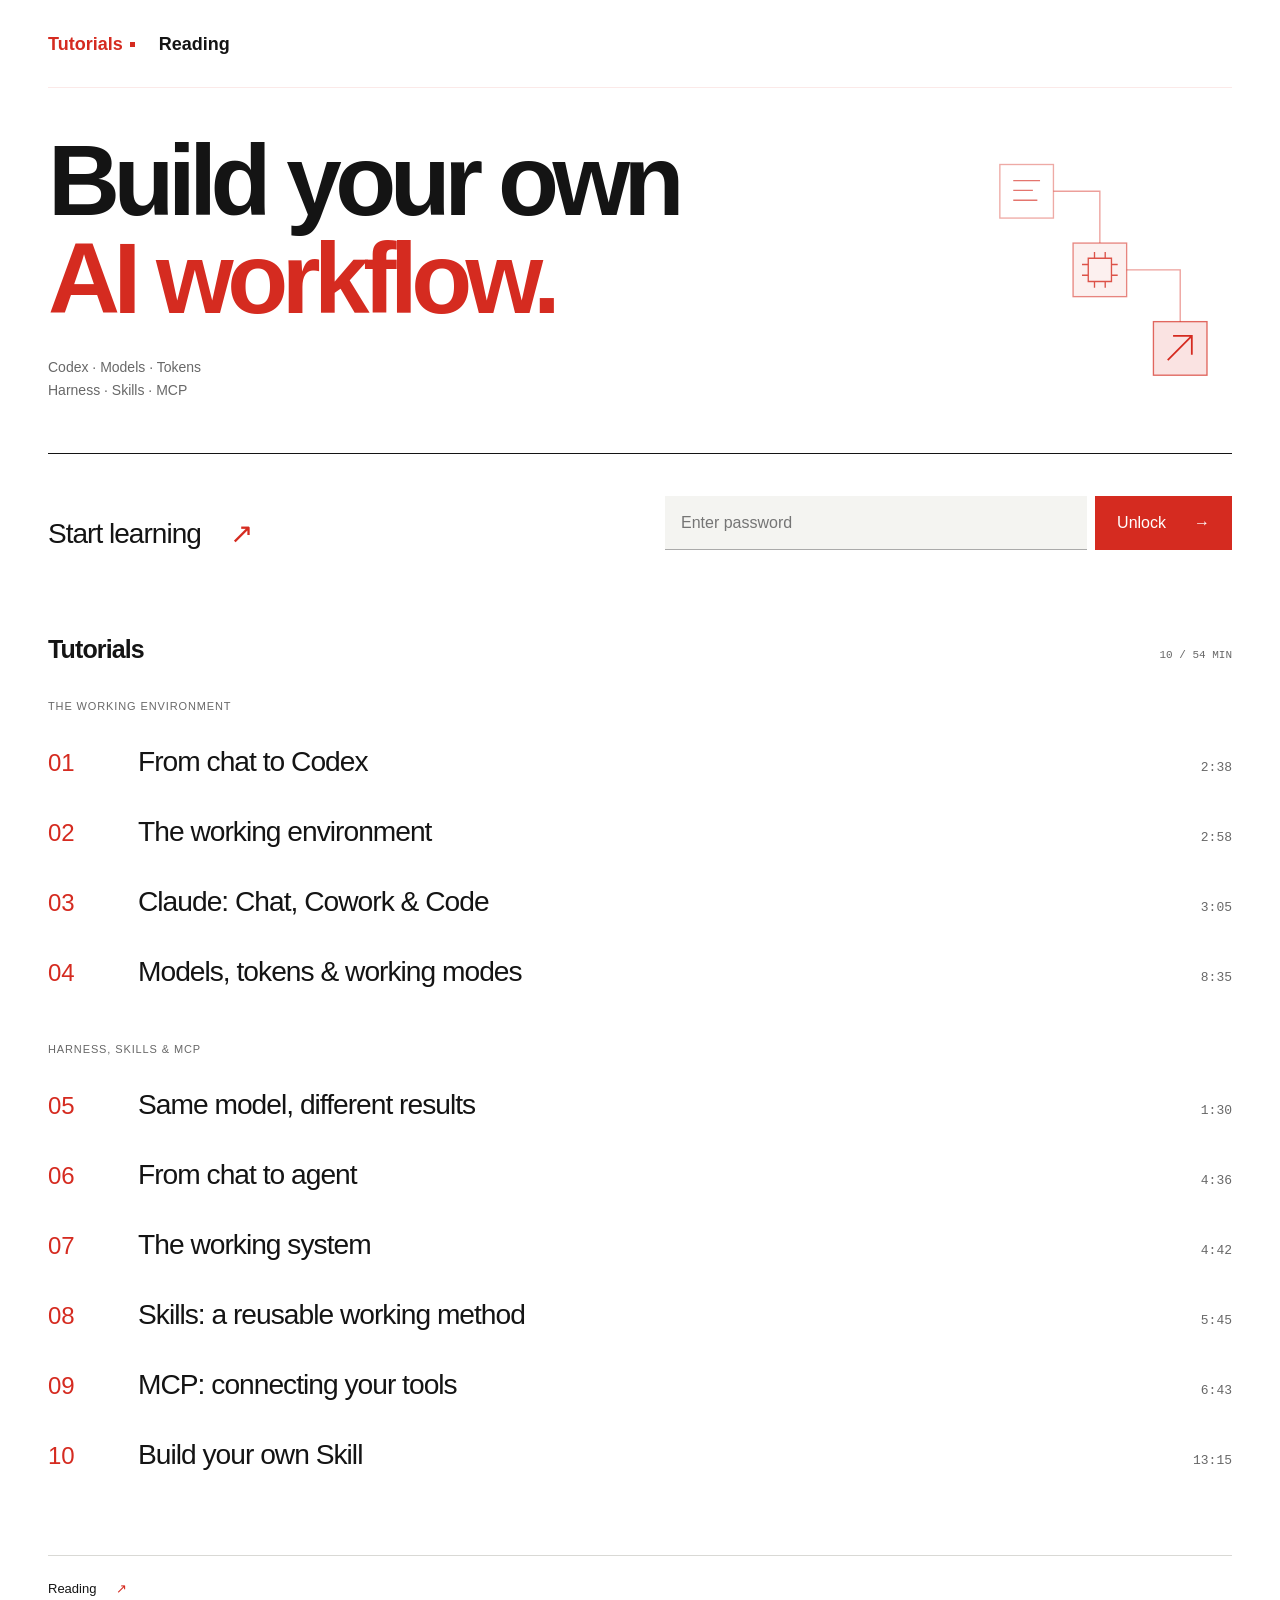
<file: index.html>
<!doctype html>
<html lang="en">
<head>
<meta charset="utf-8"><meta name="viewport" content="width=device-width, initial-scale=1">
<title>Build your own AI workflow — Tutorials</title>
<meta name="description" content="Learn Codex, models, tokens, harnesses, Skills and MCP. Build a custom Skill of your own.">
<meta name="referrer" content="no-referrer">
<link rel="icon" href="data:image/svg+xml,%3Csvg xmlns='http://www.w3.org/2000/svg' viewBox='0 0 32 32'%3E%3Cpath d='M7 3 28 16 7 29Z' fill='%23d52b20'/%3E%3C/svg%3E">
<link rel="stylesheet" href="style.css?v=6"><script type="module" src="app.js?v=3"></script>
</head>
<body data-page="tutorials">
<a class="skip-link" href="#main">Skip to tutorials</a>
<div class="shell">
<header class="topbar"><nav aria-label="Pages"><a href="./" aria-current="page">Tutorials</a><a href="reading.html">Reading</a></nav></header>
<main id="main">
<div class="hero">
<div class="hero-copy"><h1>Build your own<br><span class="red">AI workflow.</span></h1><p class="topic-key">Codex · Models · Tokens<br>Harness · Skills · MCP</p></div>
<svg class="hero-mark" viewBox="0 0 280 260" fill="none" aria-hidden="true" focusable="false">
<path class="workflow-path" d="M80 44H132V102M162 132H222V190" stroke="currentColor" stroke-opacity=".45" stroke-width="1.5"/>
<rect x="20" y="14" width="60" height="60" stroke="currentColor" stroke-opacity=".4" stroke-width="1.5"/>
<path d="M35 32H65M35 43H57M35 54H62" stroke="currentColor" stroke-opacity=".65" stroke-width="1.5"/>
<rect x="102" y="102" width="60" height="60" fill="currentColor" fill-opacity=".07" stroke="currentColor" stroke-opacity=".55" stroke-width="1.5"/>
<path d="M119 119H145V145H119Z M126 112V119M138 112V119M126 145V152M138 145V152M112 126H119M112 138H119M145 126H152M145 138H152" stroke="currentColor" stroke-opacity=".8" stroke-width="1.5"/>
<rect x="192" y="190" width="60" height="60" fill="currentColor" fill-opacity=".13" stroke="currentColor" stroke-opacity=".7" stroke-width="1.5"/>
<path d="M208 233L235 206M214 206H235V227" stroke="currentColor" stroke-width="2"/>
</svg>
</div>
<section class="access-panel" id="access-panel" aria-labelledby="access-title">
<h2 id="access-title">Start learning <span class="red">↗</span></h2>
<form id="access-form"><label class="sr-only" for="password">Password</label><div class="input-row"><input id="password" name="password" type="password" placeholder="Enter password" autocomplete="current-password" required><button class="primary" type="submit">Unlock <span aria-hidden="true">→</span></button></div><p id="access-status" role="status" aria-live="polite"></p></form>
</section>
<section id="player-section" class="watch-layout" hidden aria-label="Tutorial player and collection">
<aside class="playlist" aria-label="Choose a tutorial"><div class="playlist-heading"><h2>Tutorials</h2><span>10 / 54 MIN</span></div><div id="playlist"></div><button id="lock-button" class="text-button lock-button">Lock access</button></aside>
<div class="watch-main">
<div class="playing-title"><span id="playing-number" class="large-number"></span><h2 id="playing-title"></h2></div>
<div class="player-wrap" id="player-wrap">
<video id="player" controls controlslist="nodownload noremoteplayback" disablepictureinpicture playsinline preload="metadata" tabindex="0" aria-label="Tutorial video; press Space to play or pause"></video>
<button id="play-overlay" class="play-overlay" aria-label="Play tutorial" hidden><svg viewBox="0 0 24 24" aria-hidden="true"><path d="M7 3 22 12 7 21Z" fill="currentColor"/></svg></button>
<div id="player-controls" class="player-controls" hidden>
<div class="seek-wrap"><input id="seek" type="range" min="0" max="100" step="0.1" value="0" aria-label="Playback position"><div id="seek-marks" class="seek-marks" aria-hidden="true"></div></div>
<div class="control-row">
<button id="play-toggle" class="icon-button" aria-label="Play"><svg viewBox="0 0 24 24" aria-hidden="true"><path class="play-icon" d="M7 3 22 12 7 21Z" fill="currentColor"/><path class="pause-icon" d="M6 3h4v18H6zM15 3h4v18h-4z" fill="currentColor"/></svg></button>
<output id="play-time" class="play-time" aria-label="Playback time">0:00 / 0:00</output>
<span class="control-spacer"></span>
<button id="mute-toggle" class="icon-button" aria-label="Mute" aria-pressed="false"><svg viewBox="0 0 24 24" aria-hidden="true"><path d="M3 9h4l5-5v16l-5-5H3Z" fill="currentColor"/><path class="sound-waves" d="M16 7q6 5 0 10M19 4q9 8 0 16" fill="none" stroke="currentColor" stroke-width="1.5"/><path class="muted-cross" d="m16 9 6 6m0-6-6 6" stroke="currentColor" stroke-width="1.5"/></svg></button>
<label class="sr-only" for="playback-speed">Playback speed</label><select id="playback-speed"><option value="1">1×</option><option value="1.25">1.25×</option><option value="1.5">1.5×</option><option value="2">2×</option></select>
<button id="fullscreen-toggle" class="icon-button" aria-label="Enter fullscreen"><svg viewBox="0 0 24 24" aria-hidden="true"><path d="M9 3H3v6m12-6h6v6M3 15v6h6m6 0h6v-6" fill="none" stroke="currentColor" stroke-width="1.7"/></svg></button>
</div></div></div>
<p id="player-error" class="error" role="alert" hidden>Playback could not load. Reopen the tutorial or unlock again.</p>
<section id="chapters-section" class="chapters-section" hidden aria-labelledby="chapters-title"><h3 id="chapters-title">In this tutorial</h3><div id="chapter-list" class="chapter-list"></div></section>
<a id="skill-guide" class="skill-guide" href="guides/build-a-museum-design-skill.pdf" target="_blank" rel="noopener" hidden>
<div><h3>Build your museum research Skill</h3><p>Two prompts. Step by step. <span>PDF · 2 pages</span></p></div>
<span class="skill-guide-action">Open guide <svg viewBox="0 0 24 24" fill="none" aria-hidden="true"><path d="M5 19 19 5M5 5h14v14" stroke="currentColor" stroke-width="1.5"/></svg></span><span class="sr-only">Opens in a new tab</span>
</a>
<div class="player-actions"><a id="reading-link" href="reading.html">Reading <span aria-hidden="true">↗</span></a><button id="next-button" class="text-button">Next tutorial <span aria-hidden="true">→</span></button></div>
</div>
</section>
<section class="film-index" id="film-index" aria-labelledby="index-title"><div class="index-heading"><h2 id="index-title">Tutorials</h2><span>10 / 54 MIN</span></div><div id="index-list"></div></section>
<noscript><p>Please enable JavaScript to watch the tutorials. Reading is available without it.</p></noscript>
</main>
<footer><a href="reading.html">Reading <span aria-hidden="true">↗</span></a></footer>
</div></body></html>
</file>
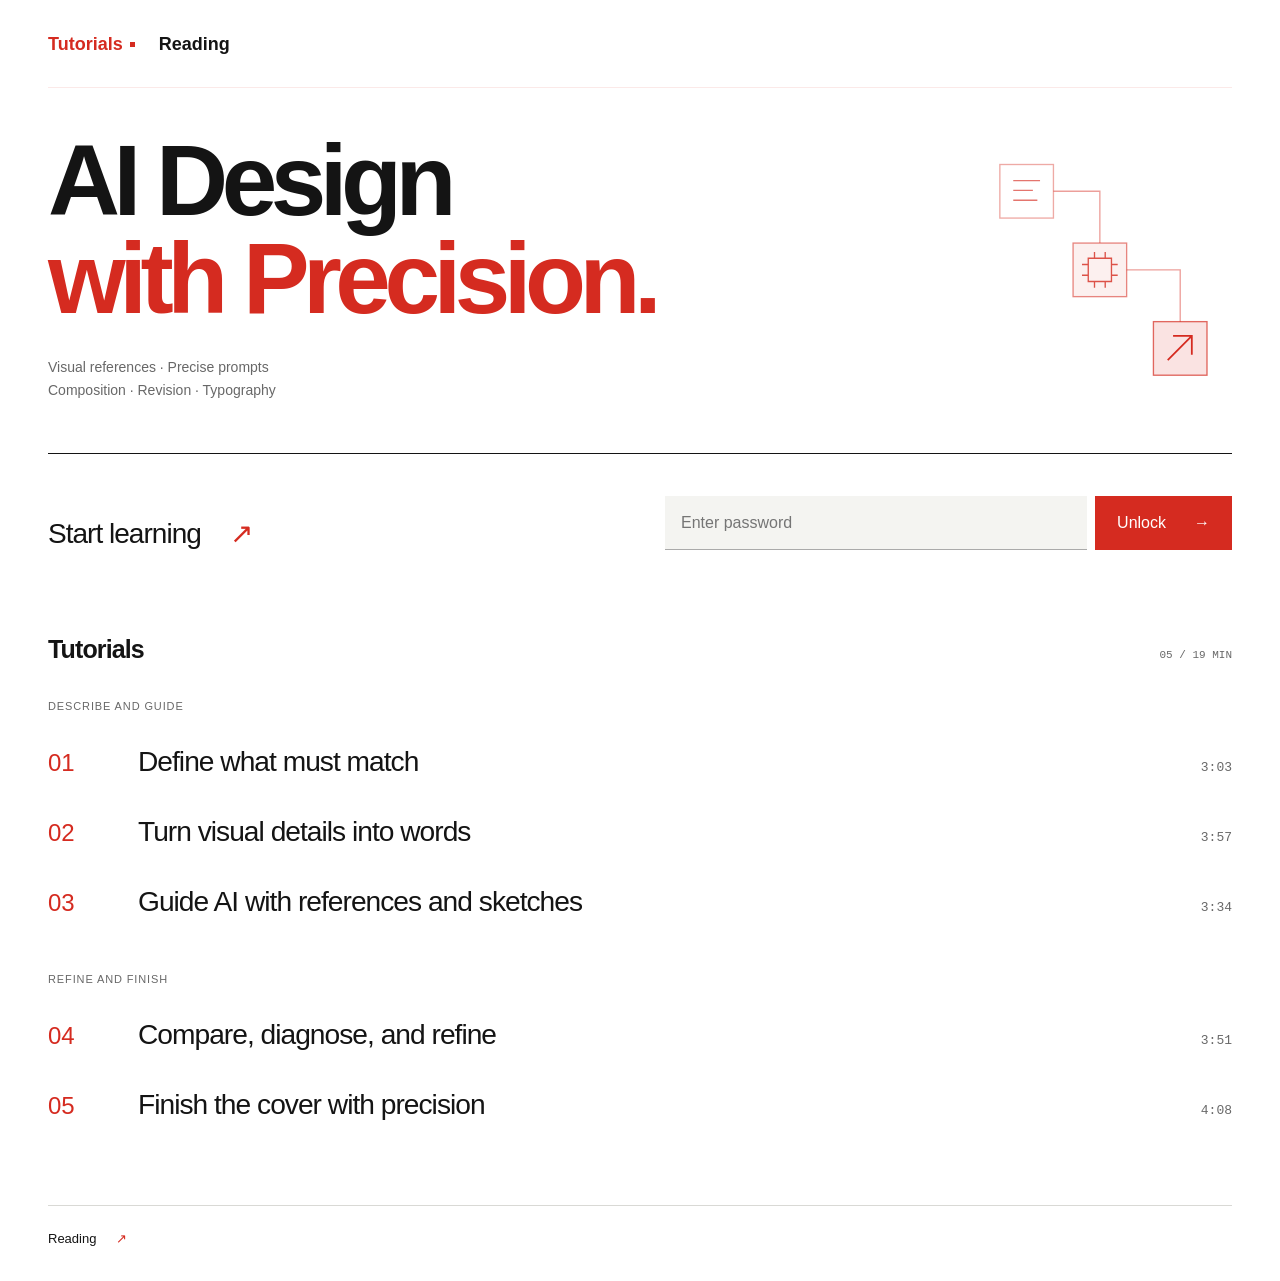
<file: aesthetic-design/index.html>
<!doctype html><html lang="en"><head><meta charset="utf-8"><title>AI Design with Precision</title><meta name="viewport" content="width=device-width, initial-scale=1"><script>location.replace('../ai-design-with-precision/'+location.search+location.hash);</script></head><body><a href="../ai-design-with-precision/">Continue to AI Design with Precision</a></body></html>
</file>
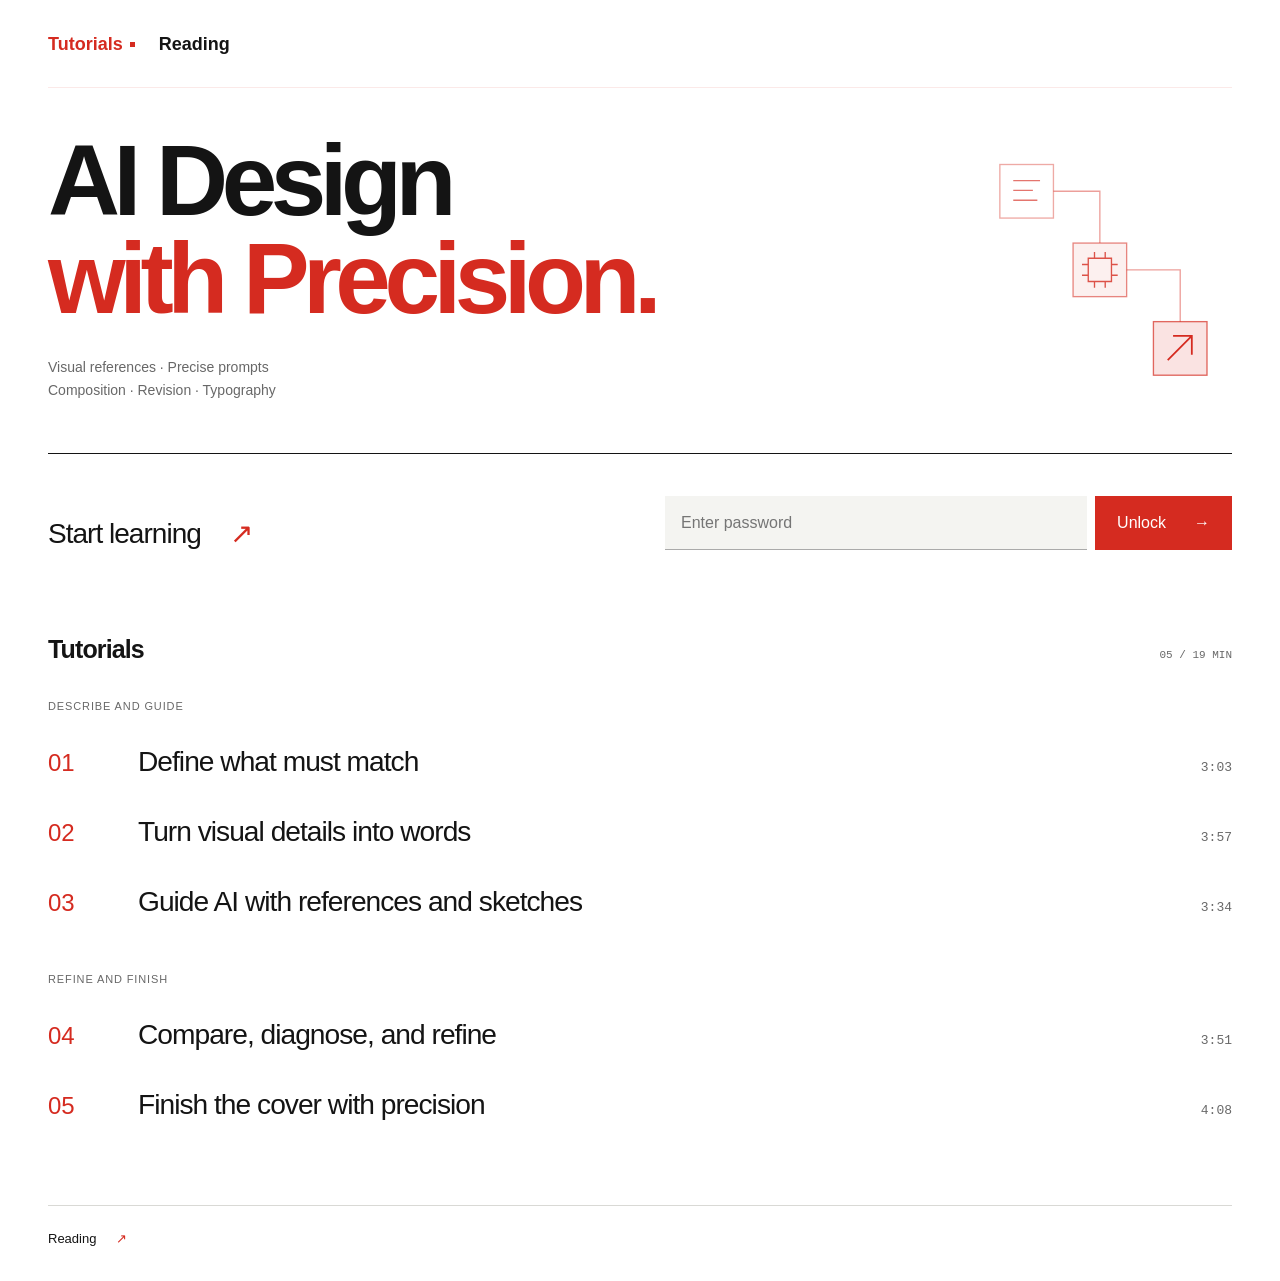
<file: ai-design-with-precision/index.html>
<!doctype html>
<html lang="en">
<head>
<meta charset="utf-8"><meta name="viewport" content="width=device-width, initial-scale=1">
<title>AI Design with Precision — Tutorials</title>
<meta name="description" content="Describe visual references precisely through a five-part album cover design lesson.">
<meta name="referrer" content="no-referrer">
<link rel="icon" href="data:image/svg+xml,%3Csvg xmlns='http://www.w3.org/2000/svg' viewBox='0 0 32 32'%3E%3Cpath d='M7 3 28 16 7 29Z' fill='%23d52b20'/%3E%3C/svg%3E">
<link rel="stylesheet" href="../aesthetic-design/style.css?v=encrypted-1"><script type="module" src="../aesthetic-design/app.js?v=encrypted-1"></script>
</head>
<body data-page="tutorials">
<a class="skip-link" href="#main">Skip to tutorials</a>
<div class="shell">
<header class="topbar"><nav aria-label="Pages"><a href="./" aria-current="page">Tutorials</a><a href="reading.html">Reading</a></nav></header>
<main id="main">
<div class="hero">
<div class="hero-copy"><h1>AI Design<br><span class="red">with Precision.</span></h1><p class="topic-key">Visual references · Precise prompts<br>Composition · Revision · Typography</p></div>
<svg class="hero-mark" viewBox="0 0 280 260" fill="none" aria-hidden="true" focusable="false">
<path class="workflow-path" d="M80 44H132V102M162 132H222V190" stroke="currentColor" stroke-opacity=".45" stroke-width="1.5"/>
<rect x="20" y="14" width="60" height="60" stroke="currentColor" stroke-opacity=".4" stroke-width="1.5"/>
<path d="M35 32H65M35 43H57M35 54H62" stroke="currentColor" stroke-opacity=".65" stroke-width="1.5"/>
<rect x="102" y="102" width="60" height="60" fill="currentColor" fill-opacity=".07" stroke="currentColor" stroke-opacity=".55" stroke-width="1.5"/>
<path d="M119 119H145V145H119Z M126 112V119M138 112V119M126 145V152M138 145V152M112 126H119M112 138H119M145 126H152M145 138H152" stroke="currentColor" stroke-opacity=".8" stroke-width="1.5"/>
<rect x="192" y="190" width="60" height="60" fill="currentColor" fill-opacity=".13" stroke="currentColor" stroke-opacity=".7" stroke-width="1.5"/>
<path d="M208 233L235 206M214 206H235V227" stroke="currentColor" stroke-width="2"/>
</svg>
</div>
<section class="access-panel" id="access-panel" aria-labelledby="access-title">
<h2 id="access-title">Start learning <span class="red">↗</span></h2>
<form id="access-form"><label class="sr-only" for="password">Password</label><div class="input-row"><input id="password" name="password" type="password" placeholder="Enter password" autocomplete="current-password" required><button class="primary" type="submit">Unlock <span aria-hidden="true">→</span></button></div><p id="access-status" role="status" aria-live="polite"></p></form>
</section>
<section id="player-section" class="watch-layout" hidden aria-label="Tutorial player and collection">
<aside class="playlist" aria-label="Choose a tutorial"><div class="playlist-heading"><h2>Tutorials</h2><span>05 / 19 MIN</span></div><div id="playlist"></div><button id="lock-button" class="text-button lock-button">Lock access</button></aside>
<div class="watch-main">
<div class="playing-title"><span id="playing-number" class="large-number"></span><h2 id="playing-title"></h2></div>
<div class="player-wrap" id="player-wrap">
<video id="player" controls controlslist="nodownload noremoteplayback" disablepictureinpicture playsinline preload="metadata" tabindex="0" aria-label="Tutorial video; press Space to play or pause"></video>
<button id="play-overlay" class="play-overlay" aria-label="Play tutorial" hidden><svg viewBox="0 0 24 24" aria-hidden="true"><path d="M7 3 22 12 7 21Z" fill="currentColor"/></svg></button>
<div id="player-controls" class="player-controls" hidden>
<div class="seek-wrap"><input id="seek" type="range" min="0" max="100" step="0.1" value="0" aria-label="Playback position"><div id="seek-marks" class="seek-marks" aria-hidden="true"></div></div>
<div class="control-row">
<button id="play-toggle" class="icon-button" aria-label="Play"><svg viewBox="0 0 24 24" aria-hidden="true"><path class="play-icon" d="M7 3 22 12 7 21Z" fill="currentColor"/><path class="pause-icon" d="M6 3h4v18H6zM15 3h4v18h-4z" fill="currentColor"/></svg></button>
<output id="play-time" class="play-time" aria-label="Playback time">0:00 / 0:00</output>
<span class="control-spacer"></span>
<button id="mute-toggle" class="icon-button" aria-label="Mute" aria-pressed="false"><svg viewBox="0 0 24 24" aria-hidden="true"><path d="M3 9h4l5-5v16l-5-5H3Z" fill="currentColor"/><path class="sound-waves" d="M16 7q6 5 0 10M19 4q9 8 0 16" fill="none" stroke="currentColor" stroke-width="1.5"/><path class="muted-cross" d="m16 9 6 6m0-6-6 6" stroke="currentColor" stroke-width="1.5"/></svg></button>
<label class="sr-only" for="playback-speed">Playback speed</label><select id="playback-speed"><option value="1">1×</option><option value="1.25">1.25×</option><option value="1.5">1.5×</option><option value="2">2×</option></select>
<button id="fullscreen-toggle" class="icon-button" aria-label="Enter fullscreen"><svg viewBox="0 0 24 24" aria-hidden="true"><path d="M9 3H3v6m12-6h6v6M3 15v6h6m6 0h6v-6" fill="none" stroke="currentColor" stroke-width="1.7"/></svg></button>
</div></div></div>
<p id="player-status" role="status" aria-live="polite"></p>
<p id="player-error" class="error" role="alert" hidden>Playback could not load. Reopen the tutorial or unlock again.</p>
<section id="chapters-section" class="chapters-section" hidden aria-labelledby="chapters-title"><h3 id="chapters-title">In this tutorial</h3><div id="chapter-list" class="chapter-list"></div></section>
<section id="attachments-section" aria-label="Tutorial attachments"><div id="attachments"></div></section>
<div class="player-actions"><a id="reading-link" href="reading.html">Reading <span aria-hidden="true">↗</span></a><button id="next-button" class="text-button">Next tutorial <span aria-hidden="true">→</span></button></div>
</div>
</section>
<section class="film-index" id="film-index" aria-labelledby="index-title"><div class="index-heading"><h2 id="index-title">Tutorials</h2><span>05 / 19 MIN</span></div><div id="index-list"></div></section>
<noscript><p>Please enable JavaScript to watch the tutorials. Reading is available without it.</p></noscript>
</main>
<footer><a href="reading.html">Reading <span aria-hidden="true">↗</span></a></footer>
</div></body></html>
</file>
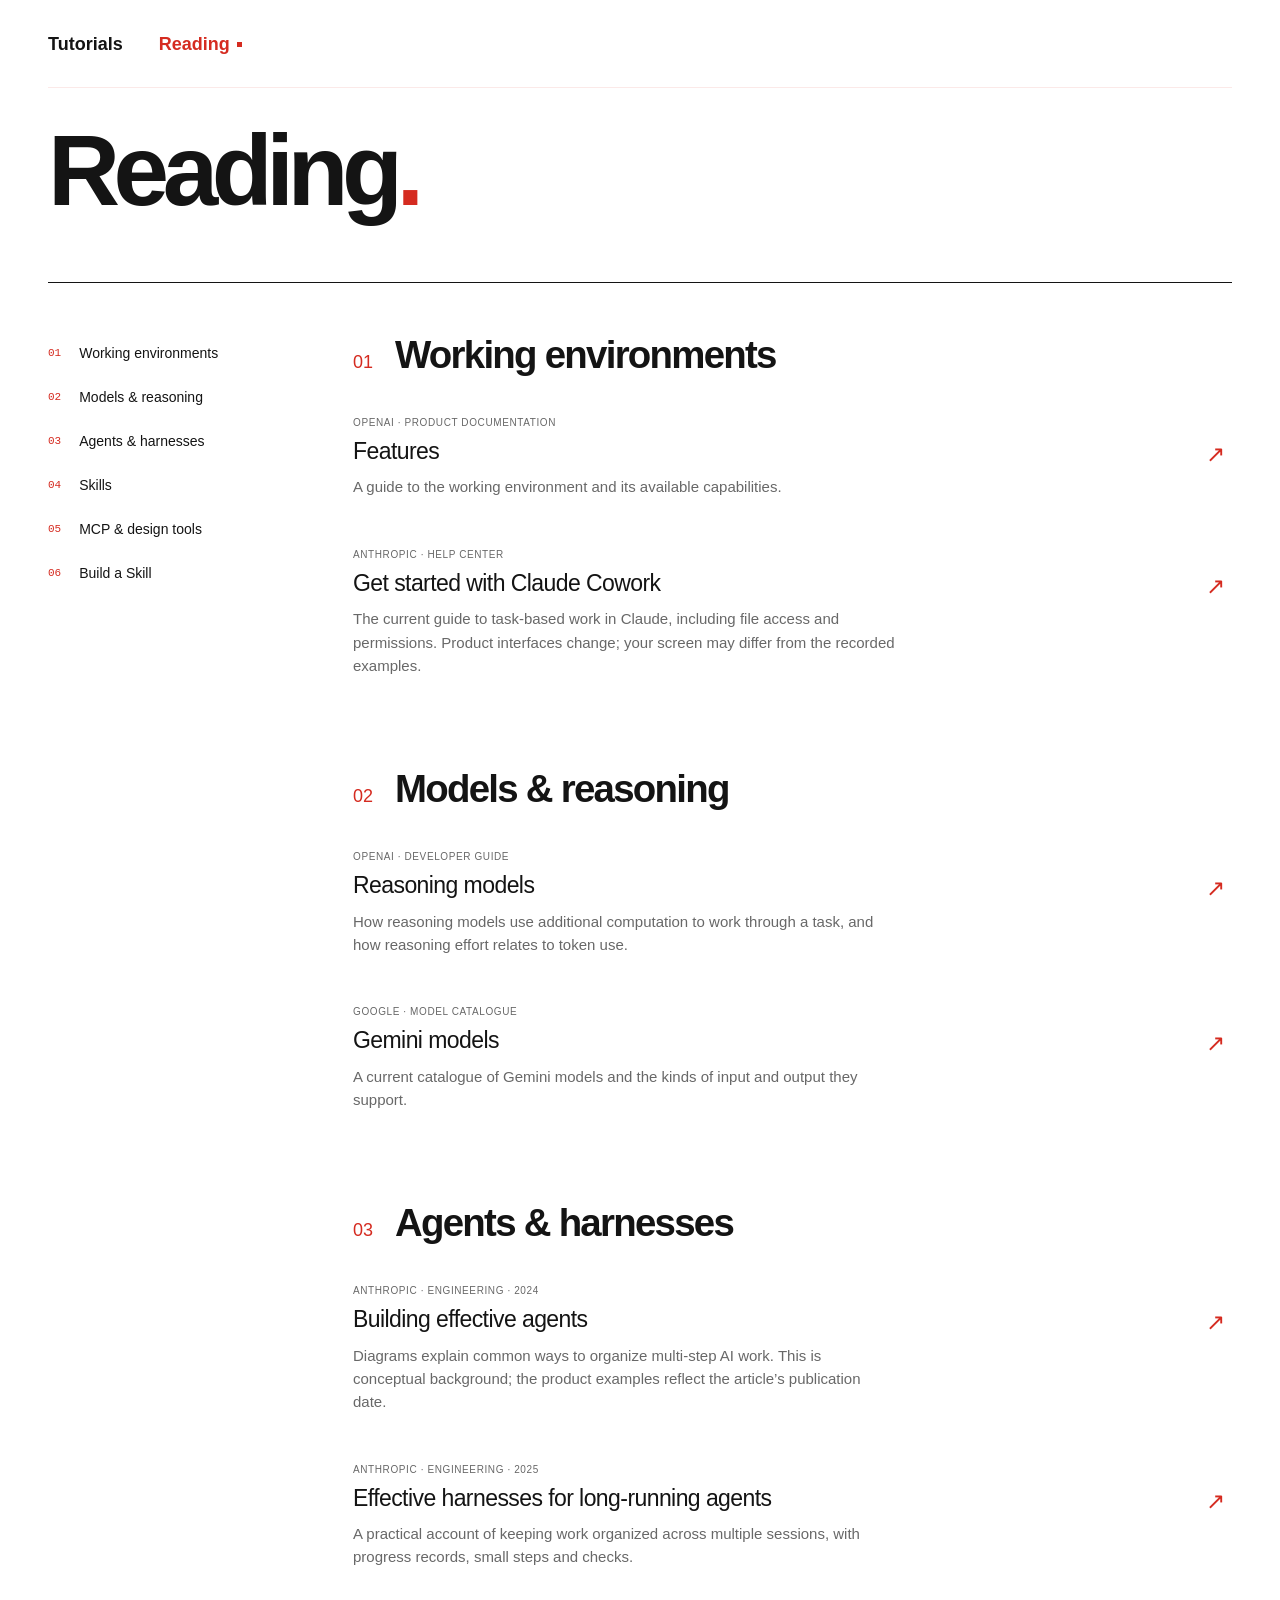
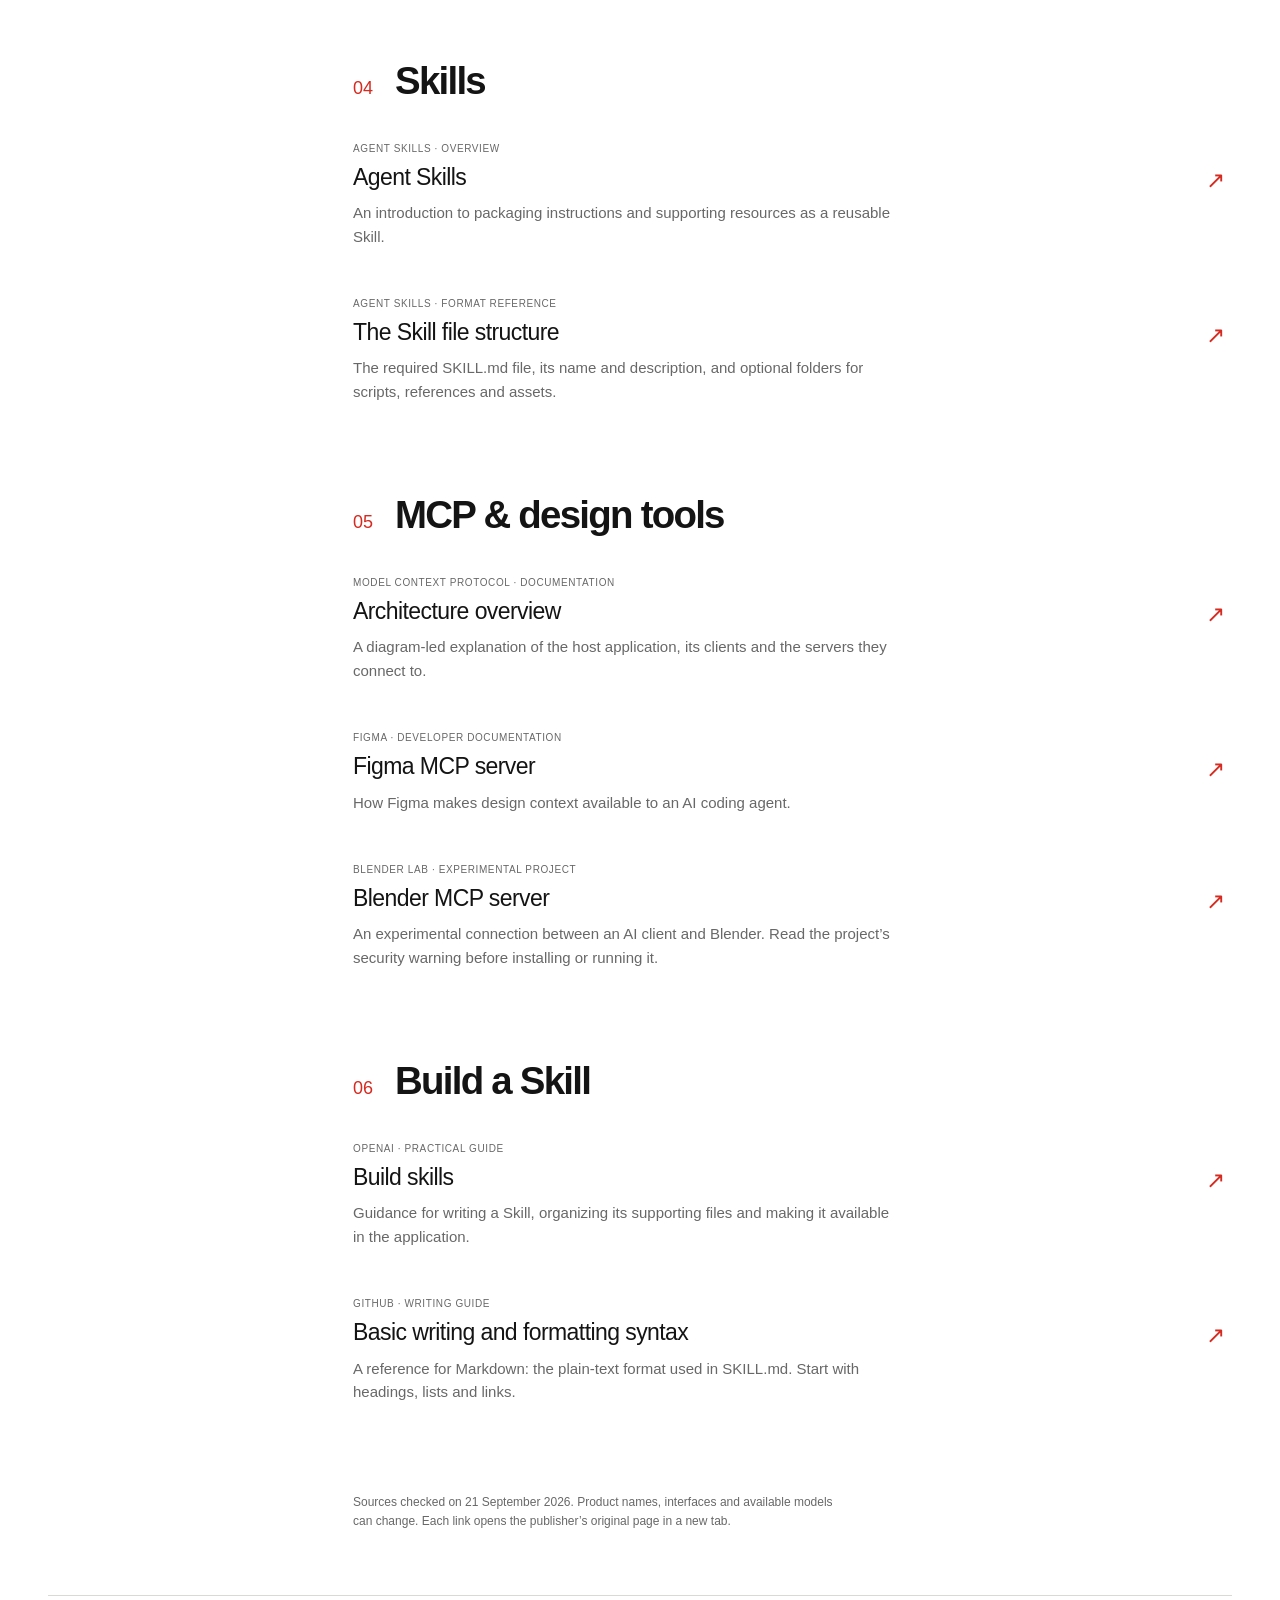
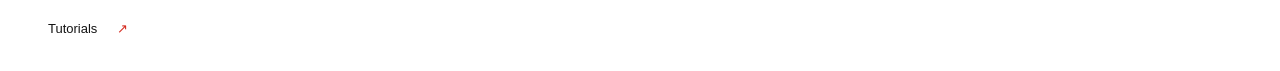
<file: reading.html>
<!doctype html>
<html lang="en">
<head>
  <meta charset="utf-8"><meta name="viewport" content="width=device-width, initial-scale=1">
  <title>Reading</title><meta name="description" content="Official references for models, working environments, agents, Skills and MCP.">
  <meta name="referrer" content="no-referrer"><link rel="stylesheet" href="style.css?v=6">
  <link rel="icon" href="data:image/svg+xml,%3Csvg xmlns='http://www.w3.org/2000/svg' viewBox='0 0 32 32'%3E%3Crect width='32' height='32' fill='white'/%3E%3Cpath d='M9 6 27 16 9 26Z' fill='%23e52b23'/%3E%3C/svg%3E">
</head>
<body data-page="reading">
  <a class="skip-link" href="#main">Skip to reading</a>
  <div class="shell">
    <header class="topbar"><nav aria-label="Pages"><a href="./">Tutorials</a><a href="reading.html" aria-current="page">Reading</a></nav></header>
    <main id="main">
      <div class="page-heading"><h1>Reading<span class="red">.</span></h1></div>
      <div class="reading-layout">
        <nav class="reading-index" aria-label="Reading topics"><a href="#environments"><span>01</span>Working environments</a><a href="#models"><span>02</span>Models &amp; reasoning</a><a href="#agents"><span>03</span>Agents &amp; harnesses</a><a href="#skills"><span>04</span>Skills</a><a href="#mcp"><span>05</span>MCP &amp; design tools</a><a href="#build"><span>06</span>Build a Skill</a></nav>
        <div>
          <section class="reading-group" id="environments" aria-labelledby="environments-title">
            <div class="reading-group-head"><span>01</span><h2 id="environments-title">Working environments</h2></div>
            <a class="reading-card" href="https://learn.chatgpt.com/docs/features" target="_blank" rel="noopener noreferrer"><div><div class="reading-meta">OPENAI · PRODUCT DOCUMENTATION</div><h3>Features</h3><p>A guide to the working environment and its available capabilities.</p></div><span class="external-arrow" aria-hidden="true">↗</span></a>
            <a class="reading-card" href="https://support.claude.com/en/articles/13345190-get-started-with-claude-cowork" target="_blank" rel="noopener noreferrer"><div><div class="reading-meta">ANTHROPIC · HELP CENTER</div><h3>Get started with Claude Cowork</h3><p>The current guide to task-based work in Claude, including file access and permissions. Product interfaces change; your screen may differ from the recorded examples.</p></div><span class="external-arrow" aria-hidden="true">↗</span></a>
          </section>
          <section class="reading-group" id="models" aria-labelledby="models-title">
            <div class="reading-group-head"><span>02</span><h2 id="models-title">Models &amp; reasoning</h2></div>
            <a class="reading-card" href="https://developers.openai.com/api/docs/guides/reasoning" target="_blank" rel="noopener noreferrer"><div><div class="reading-meta">OPENAI · DEVELOPER GUIDE</div><h3>Reasoning models</h3><p>How reasoning models use additional computation to work through a task, and how reasoning effort relates to token use.</p></div><span class="external-arrow" aria-hidden="true">↗</span></a>
            <a class="reading-card" href="https://ai.google.dev/gemini-api/docs/models" target="_blank" rel="noopener noreferrer"><div><div class="reading-meta">GOOGLE · MODEL CATALOGUE</div><h3>Gemini models</h3><p>A current catalogue of Gemini models and the kinds of input and output they support.</p></div><span class="external-arrow" aria-hidden="true">↗</span></a>
          </section>
          <section class="reading-group" id="agents" aria-labelledby="agents-title">
            <div class="reading-group-head"><span>03</span><h2 id="agents-title">Agents &amp; harnesses</h2></div>
            <a class="reading-card" href="https://www.anthropic.com/engineering/building-effective-agents" target="_blank" rel="noopener noreferrer"><div><div class="reading-meta">ANTHROPIC · ENGINEERING · 2024</div><h3>Building effective agents</h3><p>Diagrams explain common ways to organize multi-step AI work. This is conceptual background; the product examples reflect the article’s publication date.</p></div><span class="external-arrow" aria-hidden="true">↗</span></a>
            <a class="reading-card" href="https://www.anthropic.com/engineering/effective-harnesses-for-long-running-agents" target="_blank" rel="noopener noreferrer"><div><div class="reading-meta">ANTHROPIC · ENGINEERING · 2025</div><h3>Effective harnesses for long-running agents</h3><p>A practical account of keeping work organized across multiple sessions, with progress records, small steps and checks.</p></div><span class="external-arrow" aria-hidden="true">↗</span></a>
          </section>
          <section class="reading-group" id="skills" aria-labelledby="skills-title">
            <div class="reading-group-head"><span>04</span><h2 id="skills-title">Skills</h2></div>
            <a class="reading-card" href="https://agentskills.io/home" target="_blank" rel="noopener noreferrer"><div><div class="reading-meta">AGENT SKILLS · OVERVIEW</div><h3>Agent Skills</h3><p>An introduction to packaging instructions and supporting resources as a reusable Skill.</p></div><span class="external-arrow" aria-hidden="true">↗</span></a>
            <a class="reading-card" href="https://agentskills.io/specification" target="_blank" rel="noopener noreferrer"><div><div class="reading-meta">AGENT SKILLS · FORMAT REFERENCE</div><h3>The Skill file structure</h3><p>The required SKILL.md file, its name and description, and optional folders for scripts, references and assets.</p></div><span class="external-arrow" aria-hidden="true">↗</span></a>
          </section>
          <section class="reading-group" id="mcp" aria-labelledby="mcp-title">
            <div class="reading-group-head"><span>05</span><h2 id="mcp-title">MCP &amp; design tools</h2></div>
            <a class="reading-card" href="https://modelcontextprotocol.io/docs/learn/architecture" target="_blank" rel="noopener noreferrer"><div><div class="reading-meta">MODEL CONTEXT PROTOCOL · DOCUMENTATION</div><h3>Architecture overview</h3><p>A diagram-led explanation of the host application, its clients and the servers they connect to.</p></div><span class="external-arrow" aria-hidden="true">↗</span></a>
            <a class="reading-card" href="https://developers.figma.com/docs/figma-mcp-server/" target="_blank" rel="noopener noreferrer"><div><div class="reading-meta">FIGMA · DEVELOPER DOCUMENTATION</div><h3>Figma MCP server</h3><p>How Figma makes design context available to an AI coding agent.</p></div><span class="external-arrow" aria-hidden="true">↗</span></a>
            <a class="reading-card" href="https://www.blender.org/lab/mcp-server/" target="_blank" rel="noopener noreferrer"><div><div class="reading-meta">BLENDER LAB · EXPERIMENTAL PROJECT</div><h3>Blender MCP server</h3><p>An experimental connection between an AI client and Blender. Read the project’s security warning before installing or running it.</p></div><span class="external-arrow" aria-hidden="true">↗</span></a>
          </section>
          <section class="reading-group" id="build" aria-labelledby="build-title">
            <div class="reading-group-head"><span>06</span><h2 id="build-title">Build a Skill</h2></div>
            <a class="reading-card" href="https://learn.chatgpt.com/docs/build-skills" target="_blank" rel="noopener noreferrer"><div><div class="reading-meta">OPENAI · PRACTICAL GUIDE</div><h3>Build skills</h3><p>Guidance for writing a Skill, organizing its supporting files and making it available in the application.</p></div><span class="external-arrow" aria-hidden="true">↗</span></a>
            <a class="reading-card" href="https://docs.github.com/en/get-started/writing-on-github/getting-started-with-writing-and-formatting-on-github/basic-writing-and-formatting-syntax" target="_blank" rel="noopener noreferrer"><div><div class="reading-meta">GITHUB · WRITING GUIDE</div><h3>Basic writing and formatting syntax</h3><p>A reference for Markdown: the plain-text format used in SKILL.md. Start with headings, lists and links.</p></div><span class="external-arrow" aria-hidden="true">↗</span></a>
          </section>
          <p class="reading-note">Sources checked on 21 September 2026. Product names, interfaces and available models can change. Each link opens the publisher’s original page in a new tab.</p>
        </div>
      </div>
    </main>
    <footer><a href="./">Tutorials <span aria-hidden="true">↗</span></a></footer>
  </div>
</body>
</html>
</file>
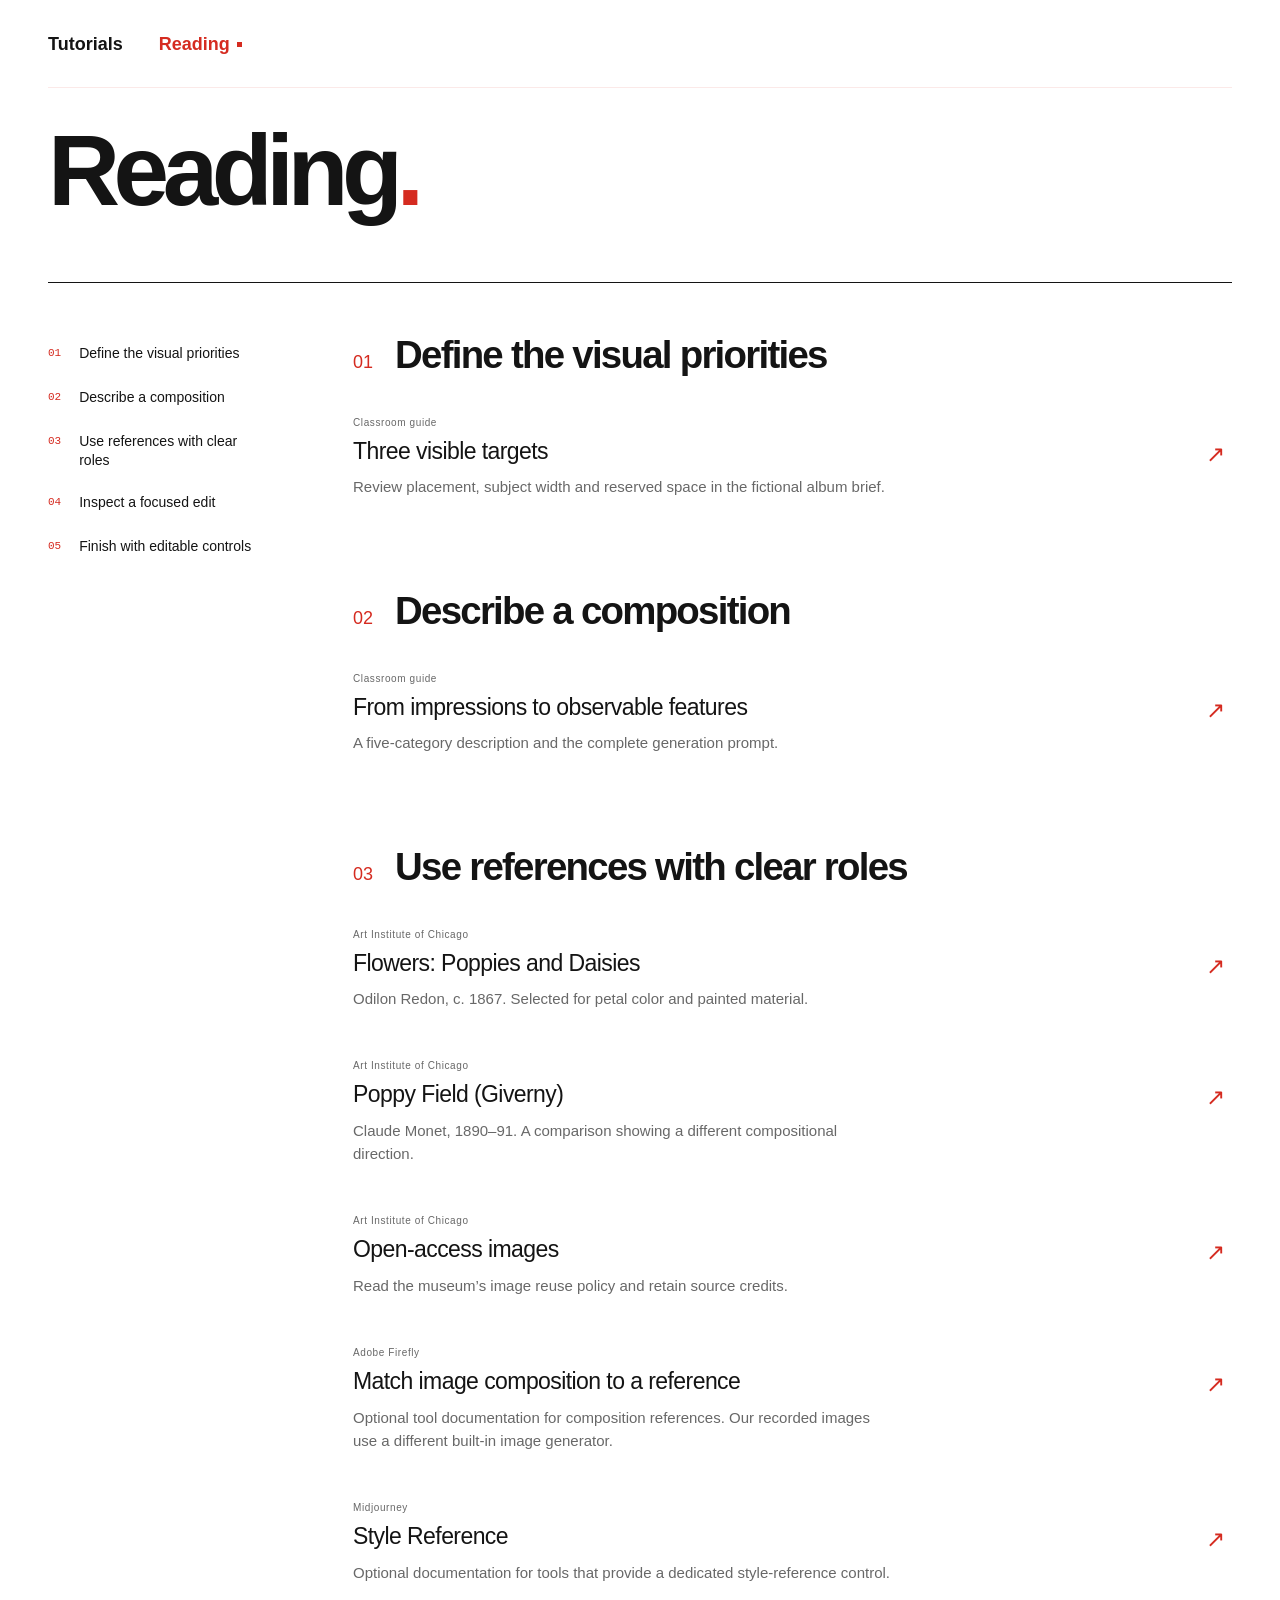
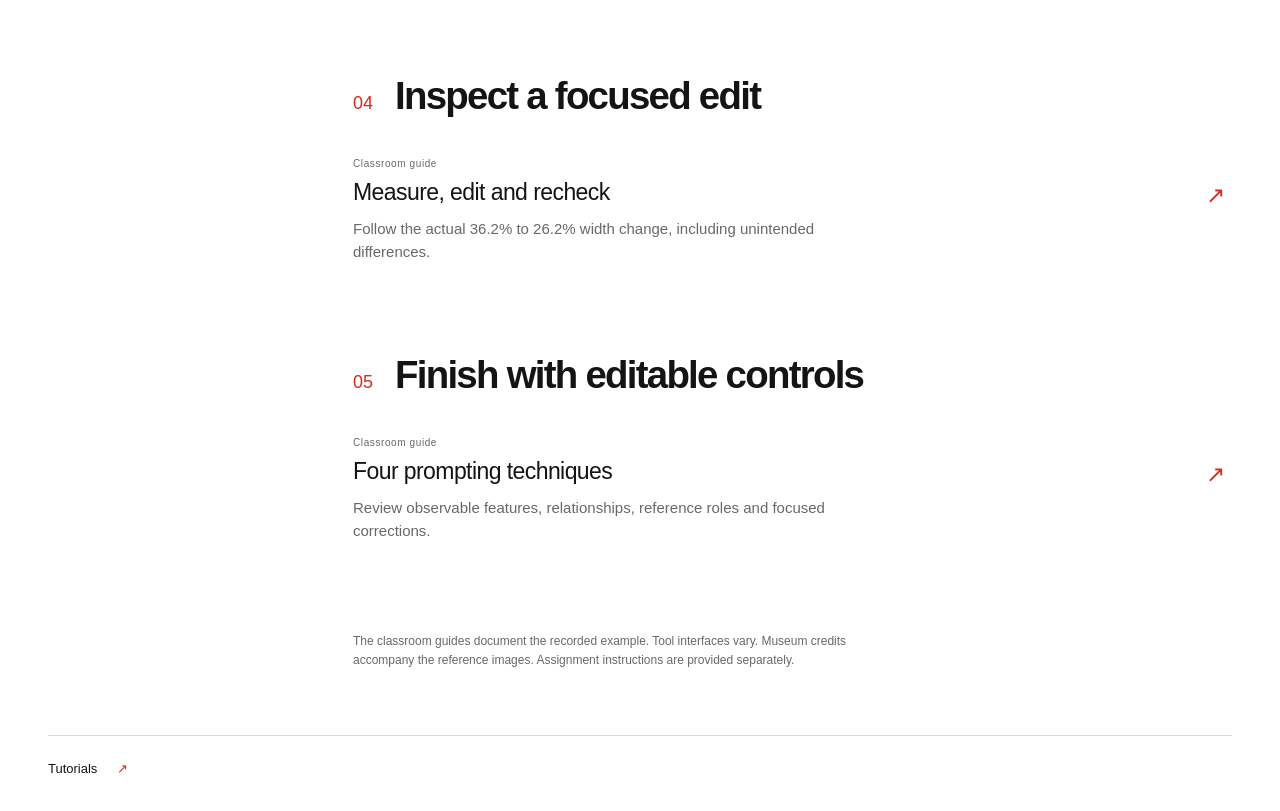
<file: aesthetic-design/reading.html>
<!doctype html><html lang="en"><head><meta charset="utf-8"><title>AI Design with Precision</title><meta name="viewport" content="width=device-width, initial-scale=1"><script>location.replace('../ai-design-with-precision/reading.html'+location.search+location.hash);</script></head><body><a href="../ai-design-with-precision/reading.html">Continue to AI Design with Precision</a></body></html>
</file>
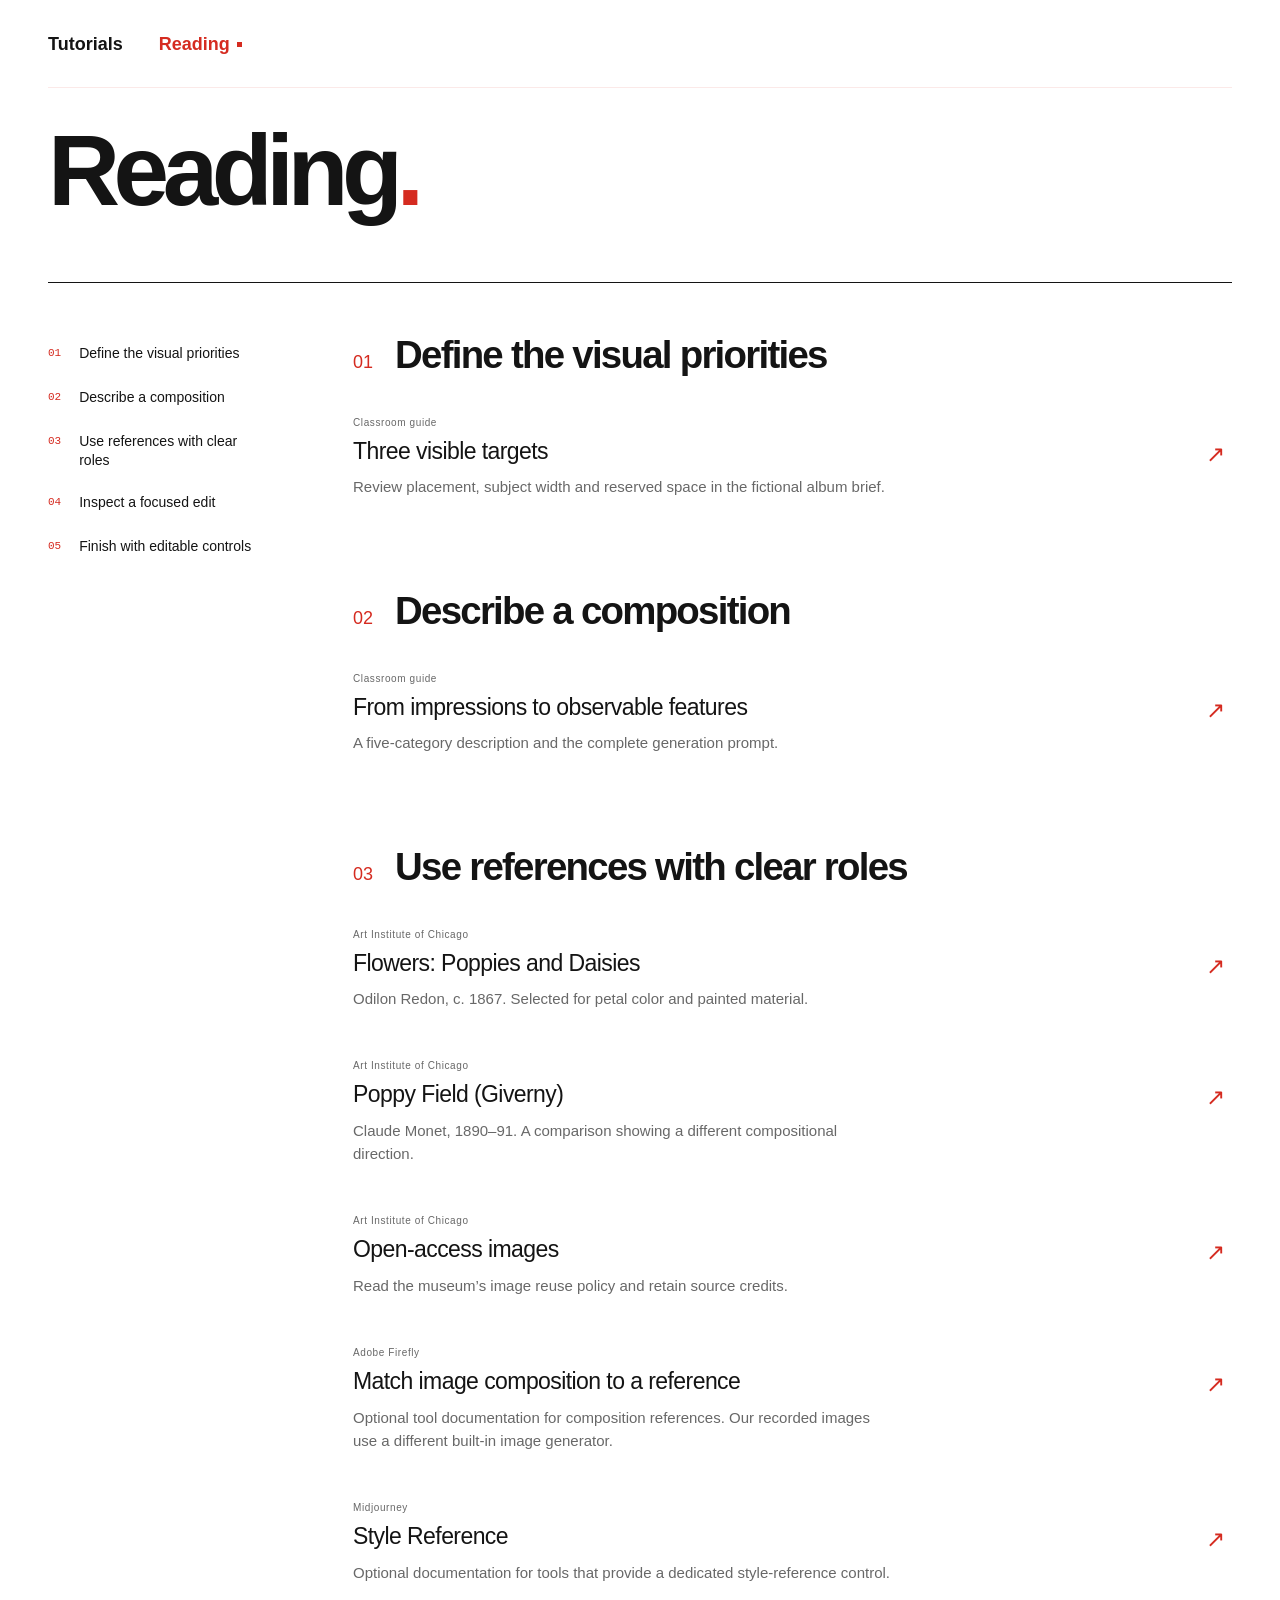
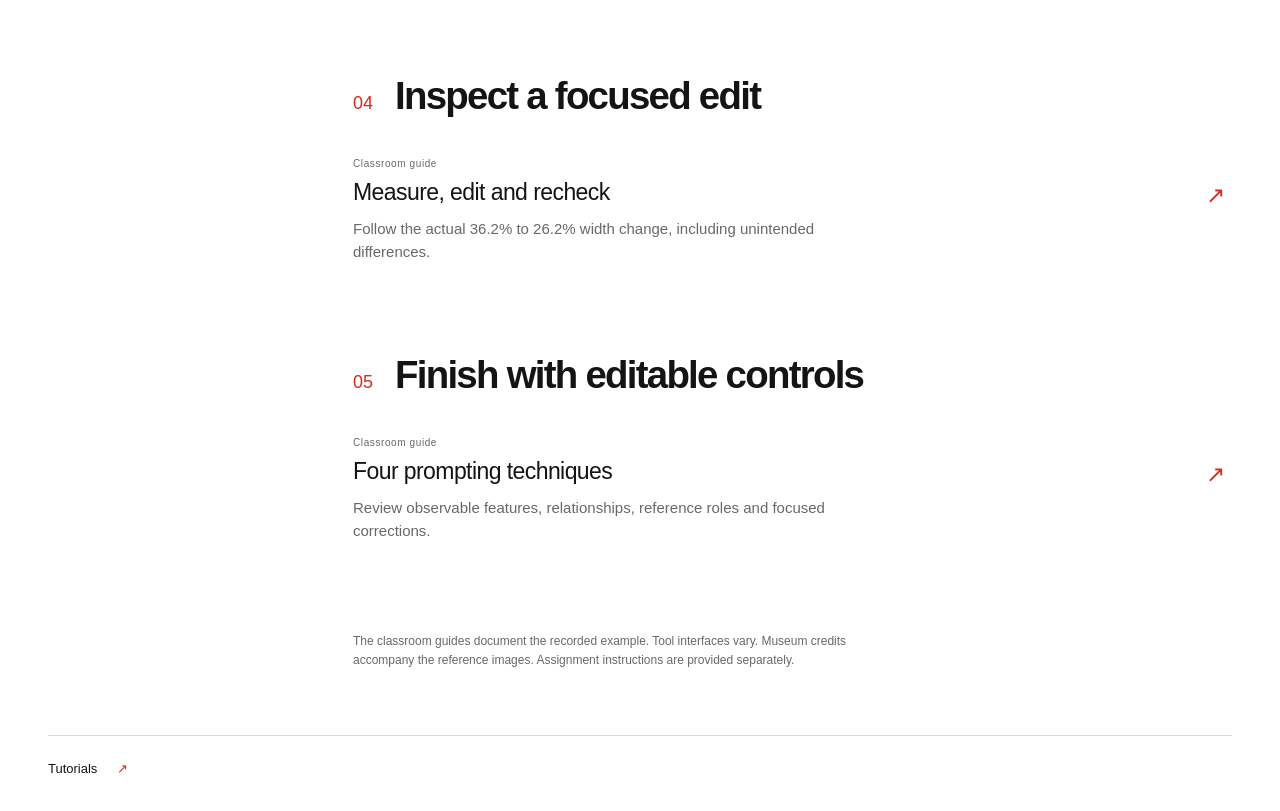
<file: ai-design-with-precision/reading.html>
<!doctype html>
<html lang="en">
<head>
  <meta charset="utf-8"><meta name="viewport" content="width=device-width, initial-scale=1">
  <title>AI Design with Precision — Reading</title><meta name="description" content="References and practice guides for precise visual prompting and album cover design.">
  <meta name="referrer" content="no-referrer"><link rel="stylesheet" href="../aesthetic-design/style.css?v=6">
  <link rel="icon" href="data:image/svg+xml,%3Csvg xmlns='http://www.w3.org/2000/svg' viewBox='0 0 32 32'%3E%3Crect width='32' height='32' fill='white'/%3E%3Cpath d='M9 6 27 16 9 26Z' fill='%23e52b23'/%3E%3C/svg%3E">
</head>
<body data-page="reading">
  <a class="skip-link" href="#main">Skip to reading</a>
  <div class="shell">
    <header class="topbar"><nav aria-label="Pages"><a href="./">Tutorials</a><a href="reading.html" aria-current="page">Reading</a></nav></header>
    <main id="main">
      <div class="page-heading"><h1>Reading<span class="red">.</span></h1></div>
      <div class="reading-layout">
        <nav class="reading-index" aria-label="Reading topics"><a href="#priorities"><span>01</span>Define the visual priorities</a><a href="#description"><span>02</span>Describe a composition</a><a href="#references"><span>03</span>Use references with clear roles</a><a href="#revision"><span>04</span>Inspect a focused edit</a><a href="#finish"><span>05</span>Finish with editable controls</a></nav><div><section class="reading-group" id="priorities"><div class="reading-group-head"><span>01</span><h2>Define the visual priorities</h2></div><a class="reading-card" href="./#film-01" target="_blank" rel="noopener noreferrer"><div><div class="reading-meta">Classroom guide</div><h3>Three visible targets</h3><p>Review placement, subject width and reserved space in the fictional album brief.</p></div><span class="external-arrow" aria-hidden="true">↗</span></a></section><section class="reading-group" id="description"><div class="reading-group-head"><span>02</span><h2>Describe a composition</h2></div><a class="reading-card" href="./#film-02" target="_blank" rel="noopener noreferrer"><div><div class="reading-meta">Classroom guide</div><h3>From impressions to observable features</h3><p>A five-category description and the complete generation prompt.</p></div><span class="external-arrow" aria-hidden="true">↗</span></a></section><section class="reading-group" id="references"><div class="reading-group-head"><span>03</span><h2>Use references with clear roles</h2></div><a class="reading-card" href="https://www.artic.edu/artworks/94240" target="_blank" rel="noopener noreferrer"><div><div class="reading-meta">Art Institute of Chicago</div><h3>Flowers: Poppies and Daisies</h3><p>Odilon Redon, c. 1867. Selected for petal color and painted material.</p></div><span class="external-arrow" aria-hidden="true">↗</span></a><a class="reading-card" href="https://www.artic.edu/artworks/4783" target="_blank" rel="noopener noreferrer"><div><div class="reading-meta">Art Institute of Chicago</div><h3>Poppy Field (Giverny)</h3><p>Claude Monet, 1890–91. A comparison showing a different compositional direction.</p></div><span class="external-arrow" aria-hidden="true">↗</span></a><a class="reading-card" href="https://www.artic.edu/open-access/open-access-images" target="_blank" rel="noopener noreferrer"><div><div class="reading-meta">Art Institute of Chicago</div><h3>Open-access images</h3><p>Read the museum’s image reuse policy and retain source credits.</p></div><span class="external-arrow" aria-hidden="true">↗</span></a><a class="reading-card" href="https://helpx.adobe.com/firefly/web/work-with-images/generate-images/match-image-composition-to-reference-image.html" target="_blank" rel="noopener noreferrer"><div><div class="reading-meta">Adobe Firefly</div><h3>Match image composition to a reference</h3><p>Optional tool documentation for composition references. Our recorded images use a different built-in image generator.</p></div><span class="external-arrow" aria-hidden="true">↗</span></a><a class="reading-card" href="https://docs.midjourney.com/hc/en-us/articles/32180011136653-Style-Reference" target="_blank" rel="noopener noreferrer"><div><div class="reading-meta">Midjourney</div><h3>Style Reference</h3><p>Optional documentation for tools that provide a dedicated style-reference control.</p></div><span class="external-arrow" aria-hidden="true">↗</span></a></section><section class="reading-group" id="revision"><div class="reading-group-head"><span>04</span><h2>Inspect a focused edit</h2></div><a class="reading-card" href="./#film-04" target="_blank" rel="noopener noreferrer"><div><div class="reading-meta">Classroom guide</div><h3>Measure, edit and recheck</h3><p>Follow the actual 36.2% to 26.2% width change, including unintended differences.</p></div><span class="external-arrow" aria-hidden="true">↗</span></a></section><section class="reading-group" id="finish"><div class="reading-group-head"><span>05</span><h2>Finish with editable controls</h2></div><a class="reading-card" href="./#film-05" target="_blank" rel="noopener noreferrer"><div><div class="reading-meta">Classroom guide</div><h3>Four prompting techniques</h3><p>Review observable features, relationships, reference roles and focused corrections.</p></div><span class="external-arrow" aria-hidden="true">↗</span></a></section><p class="reading-note">The classroom guides document the recorded example. Tool interfaces vary. Museum credits accompany the reference images. Assignment instructions are provided separately.</p></div>
      </div>
    </main>
    <footer><a href="./">Tutorials <span aria-hidden="true">↗</span></a></footer>
  </div>
</body>
</html>
</file>
<file: style.css>
:root{--paper:#fff;--ink:#141414;--red:#d52b20;--muted:#686868;--line:#d9d9d5;--wash:#f4f4f1;--tint:rgba(213,43,32,.09);--red-hover:rgba(213,43,32,.045);--red-selected:rgba(213,43,32,.12);font-family:"Helvetica Neue",Helvetica,Arial,sans-serif;color:var(--ink);background:var(--paper);font-synthesis:none}
*{box-sizing:border-box}body{margin:0}button,input,select{font:inherit}button,a,input{-webkit-tap-highlight-color:transparent}button{cursor:pointer}a{color:inherit;text-decoration:none}a:hover{color:var(--red)}button:disabled{cursor:default;opacity:.45}button,input,select,video{border-radius:0}::selection{background:rgba(213,43,32,.22);color:var(--ink)}:focus-visible{outline:2px solid var(--red);outline-offset:5px}[hidden]{display:none!important}.shell{width:min(1512px,calc(100% - 96px));margin:auto}.sr-only{position:absolute;width:1px;height:1px;padding:0;margin:-1px;overflow:hidden;clip:rect(0,0,0,0);white-space:nowrap;border:0}.skip-link{position:fixed;left:24px;top:-70px;background:var(--ink);color:#fff;padding:15px;z-index:50}.skip-link:focus{top:12px}
.topbar{height:88px;display:flex;align-items:center;position:sticky;top:0;z-index:40;background:#fff;isolation:isolate}.topbar:before{content:"";position:absolute;inset:0 calc((min(1512px,100vw - 96px) - 100vw)/2);background:#fff;z-index:-1}.topbar:after{content:"";position:absolute;bottom:0;left:0;right:0;height:1px;background:rgba(213,43,32,.1)}.topbar nav{display:flex;gap:36px}.topbar a{font-size:18px;font-weight:550;padding:8px 0;position:relative}.topbar a[aria-current=page]{color:var(--red)}.topbar a[aria-current=page]:after{content:"";width:5px;height:5px;background:var(--red);position:absolute;right:-12px;top:16px}.hero{display:grid;grid-template-columns:minmax(0,1fr) 250px;gap:48px;align-items:center;padding:44px 0 50px;border-bottom:1px solid var(--ink);margin-bottom:42px}.hero-copy{min-width:0}.hero-mark{width:100%;max-width:250px;color:var(--red);justify-self:end;align-self:center}h1{font-size:clamp(62px,7.8vw,128px);font-weight:600;letter-spacing:-.065em;line-height:.98;margin:0}.red{color:var(--red)}.topic-key{font-size:14px;line-height:1.7;margin:28px 0 0;max-width:none;color:var(--muted);text-align:left}h2,h3,p{margin:0}p{line-height:1.55}.access-panel{display:grid;grid-template-columns:1fr 1fr;gap:50px;align-items:center;margin:15px 0 65px}.access-panel h2{font-size:28px;font-weight:500;letter-spacing:-.035em}.access-panel h2 span{margin-left:22px}.input-row{display:flex;gap:8px}.input-row input{min-width:0;width:100%;height:54px;border:0;border-bottom:1px solid #aaa;background:var(--wash);padding:14px 16px}.primary{display:flex;align-items:center;gap:28px;border:0;background:var(--red);color:white;padding:15px 22px}.primary:hover{background:#ad2018}.access-panel #access-status{font-size:13px;color:var(--muted);position:relative;top:8px;min-height:20px}.error,.access-panel #access-status.error{color:#b42018}.index-heading,.playlist-heading{display:flex;justify-content:space-between;align-items:baseline;gap:20px}.index-heading h2,.playlist-heading h2{font-size:25px;letter-spacing:-.035em;font-weight:550}.index-heading>span,.playlist-heading>span{font-size:11px;color:var(--muted);font-family:monospace;white-space:nowrap}.index-heading{margin-bottom:30px}.unit-label,.playlist-group{font-size:11px;font-weight:500;letter-spacing:.08em;text-transform:uppercase;color:var(--muted)}.unit-label{margin:36px 0 15px}.index-row{display:grid;grid-template-columns:70px 1fr 70px;align-items:baseline;gap:20px;padding:19px 0}.index-row .number{font-size:24px;font-weight:400;color:var(--red);font-variant-numeric:tabular-nums}.index-row h3{font-size:clamp(22px,2.2vw,34px);letter-spacing:-.035em;font-weight:450}.index-row time{font-family:monospace;color:var(--muted);font-size:13px;text-align:right}.watch-layout{display:grid;grid-template-columns:310px minmax(0,1fr);grid-template-areas:"playlist player";gap:55px}.playlist{grid-area:playlist}.watch-main{min-width:0;grid-area:player}.playing-title{display:grid;grid-template-columns:auto 1fr;gap:18px;align-items:baseline;margin-bottom:25px;min-height:44px}.large-number{font-size:37px;line-height:1;font-weight:400;color:var(--red);letter-spacing:-.055em;min-width:1.1em}.playing-title h2{font-size:clamp(26px,2.8vw,44px);line-height:1.12;letter-spacing:-.045em;font-weight:550}.player-wrap{position:relative;background:var(--wash);display:flex;flex-direction:column}.player-wrap video{width:100%;aspect-ratio:16/9;object-fit:contain;display:block;background:#fff;min-height:0;cursor:pointer}.player-wrap:fullscreen{justify-content:center;background:#fff;width:100%;height:100%}.player-wrap:fullscreen video{flex:1;aspect-ratio:auto}.player-wrap:fullscreen .player-controls{flex:none}.play-overlay{position:absolute;top:calc((100% - 63px)/2);left:50%;transform:translate(-50%,-50%);width:68px;height:68px;background:var(--red);border:0;color:#fff;display:grid;place-items:center}.play-overlay svg{width:28px;height:28px}.play-overlay:hover{background:#ad2018}.player-controls{background:var(--wash);padding:0 12px 4px;flex:none}.seek-wrap{position:relative;height:15px;display:flex;align-items:center}.seek-wrap input{appearance:none;-webkit-appearance:none;position:relative;z-index:2;display:block;width:100%;height:3px;margin:0;background:linear-gradient(to right,var(--red) var(--progress,0%),#ccc var(--progress,0%));cursor:pointer}.seek-wrap input::-webkit-slider-thumb{appearance:none;-webkit-appearance:none;width:9px;height:13px;background:var(--red)}.seek-wrap input::-moz-range-thumb{border:0;border-radius:0;width:9px;height:13px;background:var(--red)}.seek-marks{position:absolute;inset:0;pointer-events:none;z-index:3}.seek-marks span{position:absolute;top:6px;width:2px;height:3px;background:#fff}.control-row{display:flex;align-items:center;gap:10px;min-height:44px}.icon-button{width:38px;height:38px;display:grid;place-items:center;background:none;color:var(--ink);border:0;padding:9px;flex-shrink:0}.icon-button:hover{background:var(--tint);color:var(--red)}.icon-button svg{width:20px;height:20px}.pause-icon,.muted-cross{display:none}.is-playing .pause-icon{display:block}.is-playing .play-icon{display:none}[aria-pressed=true] .muted-cross{display:block}[aria-pressed=true] .sound-waves{display:none}.play-time{font-family:monospace;font-size:12px;white-space:nowrap;font-variant-numeric:tabular-nums}.control-spacer{flex:1}#playback-speed{font-size:12px;border:0;background:transparent;color:var(--ink);padding:9px 4px;height:38px;cursor:pointer}.chapters-section{margin-top:32px}.chapters-section h3{font-size:12px;font-weight:500;color:var(--muted);margin-bottom:13px}.chapter-list{display:grid;grid-template-columns:1fr 1fr;gap:6px 14px}.chapter-button{position:relative;display:grid;grid-template-columns:44px 1fr;gap:10px;align-items:baseline;border:0;background:transparent;color:var(--ink);text-align:left;line-height:1.35;font-size:14px;padding:12px 10px;min-height:44px}.chapter-button time{font-family:monospace;font-size:11px;color:var(--muted)}.chapter-button:hover{background:var(--red-hover)}.chapter-button[aria-current=true]{background:var(--red-selected);color:#a6241c}.chapter-button[aria-current=true] time{color:#a6241c}.chapter-button[aria-current=true]:after{content:"";position:absolute;height:2px;background:var(--red);bottom:0;left:0;width:var(--chapter-progress,0%)}.player-actions{display:flex;justify-content:space-between;gap:25px;align-items:center;margin-top:28px;font-size:14px}.player-actions span{margin-left:12px;color:var(--red)}.text-button{border:0;background:none;color:var(--ink);padding:10px 0;font-size:13px;min-height:40px;cursor:pointer}.text-button:hover{color:var(--red)}.lock-button{margin-top:24px;color:var(--muted);font-size:12px}.playlist-heading{margin-bottom:28px;min-height:44px}.playlist-group{margin:26px 10px 12px}.lesson-button{position:relative;display:grid;grid-template-columns:25px minmax(0,1fr) 40px;gap:12px;align-items:baseline;width:100%;border:0;background:transparent;text-align:left;padding:15px 12px;font-size:14px;line-height:1.4;color:var(--ink);min-height:48px}.lesson-button .number,.lesson-button time{font-family:monospace;font-size:11px;color:var(--muted)}.lesson-button time{text-align:right}.lesson-button:hover{background:var(--red-hover)}.lesson-button[aria-current=true]{background:var(--red-selected);color:#a6241c}.lesson-button[aria-current=true]:before{content:"";position:absolute;left:0;top:0;bottom:0;width:3px;background:rgba(213,43,32,.65)}.lesson-button[aria-current=true] .number,.lesson-button[aria-current=true] time{color:#a62921}
.page-heading{padding:34px 0 62px;margin-bottom:50px;border-bottom:1px solid var(--ink)}.page-heading h1{font-size:clamp(62px,7.8vw,112px)}.reading-layout{display:grid;grid-template-columns:210px minmax(0,1fr);gap:95px}.reading-index{position:sticky;top:112px;align-self:start}.reading-index a{display:flex;gap:18px;padding:11px 0;font-size:14px;line-height:1.4;min-height:44px}.reading-index a span{font-family:monospace;font-size:11px;color:var(--red);padding-top:2px}.reading-group{scroll-margin-top:112px;margin-bottom:65px}.reading-group-head{display:flex;gap:22px;align-items:baseline;margin-bottom:16px}.reading-group-head>span{color:var(--red);font-size:18px;font-weight:400}.reading-group h2{font-size:clamp(28px,3vw,42px);font-weight:550;line-height:1.12;letter-spacing:-.045em}.reading-card{display:grid;grid-template-columns:1fr 26px;gap:22px;padding:25px 0}.reading-meta{font-size:10px;letter-spacing:.06em;color:var(--muted);margin-bottom:10px}.reading-card h3{font-size:23px;line-height:1.2;letter-spacing:-.025em;font-weight:500;margin-bottom:10px}.reading-card p{font-size:15px;color:var(--muted);max-width:65ch}.external-arrow{color:var(--red);font-size:23px;padding-top:24px}.reading-note{font-size:12px;color:var(--muted);max-width:75ch}footer{margin-top:65px;padding:25px 0 35px;border-top:1px solid var(--line);font-size:13px}footer a span{color:var(--red);margin-left:16px}
@media(max-width:1100px){.shell{width:calc(100% - 60px)}.watch-layout{grid-template-columns:270px minmax(0,1fr);gap:30px}.hero{gap:30px;grid-template-columns:minmax(0,1fr) 180px}.topic-key{font-size:13px}.topbar:before{inset-inline:-30px}.lesson-button{padding:14px 10px;gap:8px;font-size:13px}.chapter-list{grid-template-columns:1fr}.reading-layout{gap:50px;grid-template-columns:180px minmax(0,1fr)}}
@media(max-width:780px){.shell{width:calc(100% - 36px)}.topbar{height:70px}.topbar:before{inset-inline:-18px}.topbar a{font-size:16px}.hero-mark{display:none}.hero{display:block;padding:32px 0 35px;margin-bottom:28px}.hero h1{font-size:clamp(47px,9.9vw,77px);line-height:1.02}.topic-key{margin-top:24px;max-width:none;font-size:12px;line-height:1.7}.topic-key br{display:initial}.access-panel{grid-template-columns:1fr;gap:23px;margin-bottom:48px}.access-panel h2{font-size:25px}.input-row input{font-size:16px}.primary{padding:14px 17px;gap:15px}.index-row{grid-template-columns:35px 1fr 43px;gap:12px;padding:16px 0}.index-row .number{font-size:18px}.index-row h3{font-size:22px;line-height:1.18}.index-row time{font-size:11px}.watch-layout{grid-template-columns:1fr;grid-template-areas:"player" "playlist";gap:45px}.playing-title{gap:12px;min-height:0;margin-bottom:20px}.large-number{font-size:30px}.playing-title h2{font-size:29px}.chapter-list{grid-template-columns:1fr 1fr;gap:4px}.chapter-button{grid-template-columns:1fr;gap:5px;font-size:13px;padding:12px 9px}.chapters-section{margin-top:25px}.player-controls{padding:0 7px 3px}.control-row{gap:3px}.play-time{font-size:11px}.icon-button{width:34px;height:38px;padding:8px}.play-overlay{width:50px;height:50px}.play-overlay svg{width:23px;height:23px}.playlist{padding-top:30px;border-top:1px solid var(--line)}.playlist-heading{margin-bottom:20px;min-height:0}.lesson-button{font-size:16px;padding:16px 12px;grid-template-columns:26px 1fr 40px;gap:12px}.lesson-button .number,.lesson-button time{font-size:12px}.page-heading{padding:28px 0 35px;margin-bottom:28px}.reading-layout{grid-template-columns:1fr;gap:40px}.reading-index{position:static;display:grid;grid-template-columns:1fr 1fr;column-gap:20px}.reading-index a{font-size:13px;gap:12px}.reading-group h2{font-size:31px}.reading-group-head{gap:14px}.reading-card{padding:22px 0}.reading-card h3{font-size:23px}.reading-group{margin-bottom:40px;scroll-margin-top:90px}footer{margin-top:45px}}
@media(prefers-reduced-motion:no-preference){a,button{transition:color .18s,background-color .18s}.hero h1{animation:arrive .6s cubic-bezier(.2,.7,.2,1) both}.hero .red{display:inline-block;animation:arrive .7s .07s cubic-bezier(.2,.7,.2,1) both}.playing-title.is-changing{animation:arrive .25s ease-out}.external-arrow{transition:transform .2s}.reading-card:hover .external-arrow{transform:translate(3px,-3px)}.chapter-button:after{transition:width .25s linear}@keyframes arrive{from{opacity:0;transform:translateY(12px)}to{opacity:1;transform:none}}}
@media(prefers-reduced-motion:no-preference){.hero-mark{animation:arrive .85s .12s ease-out both}.workflow-path{stroke-dasharray:250;stroke-dashoffset:0;animation:connect 1.2s .25s ease-out both}@keyframes connect{from{stroke-dashoffset:250}to{stroke-dashoffset:0}}}

/* A quiet, neutral surface separates the viewing area from the directory. */
.watch-main{background:rgba(20,20,20,.025);padding:24px}
.watch-layout{scroll-margin-top:104px}
@media(min-width:781px) and (min-height:660px){
  body:has(#player-section:not([hidden])) main{padding-bottom:24px}
  body:has(#player-section:not([hidden])) footer{display:none}
  .watch-layout{align-items:start;min-height:calc(100dvh - 128px)}
  .playlist,.watch-main{position:sticky;top:104px;max-height:calc(100dvh - 128px)}
  .playlist{display:flex;flex-direction:column}
  .playlist-heading{flex:none;margin-bottom:16px}
  #playlist{min-height:0;overflow-y:auto;overscroll-behavior:contain;scrollbar-width:thin;scrollbar-color:#ccc transparent;padding:5px}
  .lock-button{flex:none;align-self:flex-start;margin-top:12px}
  .watch-main{display:flex;flex-direction:column;height:calc(100dvh - 128px);padding:20px}
  .playing-title{flex:none;min-height:36px;margin-bottom:16px;gap:14px}
  .playing-title h2{font-size:clamp(25px,2.4vw,36px)}
  .large-number{font-size:32px}
  .player-wrap{flex:none}
  .player-wrap video{max-height:min(43dvh,calc(100dvh - 465px))}
  .player-wrap:fullscreen video{max-height:none}
  .chapters-section{display:flex;flex-direction:column;min-height:0;flex:1;margin-top:20px}
  .chapters-section h3{flex:none;margin-bottom:10px}
  .chapter-list{min-height:0;overflow-y:auto;overscroll-behavior:contain;align-content:start;scrollbar-width:thin;scrollbar-color:#ccc transparent;padding:5px}
  .player-actions{flex:none;margin-top:12px}
  .watch-main:has(.chapters-section[hidden]) .player-actions{margin-top:auto;padding-top:12px}
  .watch-main:has(.chapters-section[hidden]) .player-wrap video{max-height:calc(100dvh - 330px)}
  .watch-main:has(.chapters-section[hidden]) .player-wrap:fullscreen video{max-height:none}
}
@media(max-width:780px){.watch-main{padding:18px 12px}.watch-layout{scroll-margin-top:86px}}

.skill-guide{display:flex;align-items:center;justify-content:space-between;gap:20px;flex:none;margin-top:16px;padding:17px 18px;background:rgba(213,43,32,.045);color:var(--ink)}
.skill-guide:hover{background:rgba(213,43,32,.085);color:var(--ink)}
.skill-guide h3{font-size:19px;line-height:1.2;font-weight:550;letter-spacing:-.025em}
.skill-guide p{margin-top:6px;font-size:12px;line-height:1.4;color:var(--muted)}
.skill-guide p span{margin-left:12px;white-space:nowrap}
.skill-guide-action{display:flex;align-items:center;gap:12px;flex:none;font-size:13px;color:#a6241c;white-space:nowrap}
.skill-guide-action svg{width:20px;height:20px}
.watch-main:has(.skill-guide:not([hidden])) .player-actions{display:none}
@media(min-width:781px) and (min-height:660px){
  .watch-main:has(.skill-guide:not([hidden])) .player-wrap video{max-height:min(43dvh,calc(100dvh - 500px))}
  .watch-main:has(.skill-guide:not([hidden])) .player-wrap:fullscreen video{max-height:none}
}
@media(max-width:1100px){.skill-guide{gap:12px;padding:14px}.skill-guide h3{font-size:17px}.skill-guide-action{font-size:12px;gap:7px}.skill-guide p span{display:block;margin:3px 0 0}}
@media(max-width:780px){.skill-guide{align-items:flex-start;flex-direction:column;gap:14px;margin-top:25px;padding:20px 16px}.skill-guide h3{font-size:21px}.skill-guide-action{font-size:13px}.skill-guide p span{display:inline;margin-left:10px}}
@media(prefers-reduced-motion:no-preference){.skill-guide{transition:background-color .18s}.skill-guide-action svg{transition:transform .18s}.skill-guide:hover .skill-guide-action svg{transform:translate(2px,-2px)}}
</file>
<file: aesthetic-design/style.css>
:root{--paper:#fff;--ink:#141414;--red:#d52b20;--muted:#686868;--line:#d9d9d5;--wash:#f4f4f1;--tint:rgba(213,43,32,.09);--red-hover:rgba(213,43,32,.045);--red-selected:rgba(213,43,32,.12);font-family:"Helvetica Neue",Helvetica,Arial,sans-serif;color:var(--ink);background:var(--paper);font-synthesis:none}
*{box-sizing:border-box}body{margin:0}button,input,select{font:inherit}button,a,input{-webkit-tap-highlight-color:transparent}button{cursor:pointer}a{color:inherit;text-decoration:none}a:hover{color:var(--red)}button:disabled{cursor:default;opacity:.45}button,input,select,video{border-radius:0}::selection{background:rgba(213,43,32,.22);color:var(--ink)}:focus-visible{outline:2px solid var(--red);outline-offset:5px}[hidden]{display:none!important}.shell{width:min(1512px,calc(100% - 96px));margin:auto}.sr-only{position:absolute;width:1px;height:1px;padding:0;margin:-1px;overflow:hidden;clip:rect(0,0,0,0);white-space:nowrap;border:0}.skip-link{position:fixed;left:24px;top:-70px;background:var(--ink);color:#fff;padding:15px;z-index:50}.skip-link:focus{top:12px}
.topbar{height:88px;display:flex;align-items:center;position:sticky;top:0;z-index:40;background:#fff;isolation:isolate}.topbar:before{content:"";position:absolute;inset:0 calc((min(1512px,100vw - 96px) - 100vw)/2);background:#fff;z-index:-1}.topbar:after{content:"";position:absolute;bottom:0;left:0;right:0;height:1px;background:rgba(213,43,32,.1)}.topbar nav{display:flex;gap:36px}.topbar a{font-size:18px;font-weight:550;padding:8px 0;position:relative}.topbar a[aria-current=page]{color:var(--red)}.topbar a[aria-current=page]:after{content:"";width:5px;height:5px;background:var(--red);position:absolute;right:-12px;top:16px}.hero{display:grid;grid-template-columns:minmax(0,1fr) 250px;gap:48px;align-items:center;padding:44px 0 50px;border-bottom:1px solid var(--ink);margin-bottom:42px}.hero-copy{min-width:0}.hero-mark{width:100%;max-width:250px;color:var(--red);justify-self:end;align-self:center}h1{font-size:clamp(62px,7.8vw,128px);font-weight:600;letter-spacing:-.065em;line-height:.98;margin:0}.red{color:var(--red)}.topic-key{font-size:14px;line-height:1.7;margin:28px 0 0;max-width:none;color:var(--muted);text-align:left}h2,h3,p{margin:0}p{line-height:1.55}.access-panel{display:grid;grid-template-columns:1fr 1fr;gap:50px;align-items:center;margin:15px 0 65px}.access-panel h2{font-size:28px;font-weight:500;letter-spacing:-.035em}.access-panel h2 span{margin-left:22px}.input-row{display:flex;gap:8px}.input-row input{min-width:0;width:100%;height:54px;border:0;border-bottom:1px solid #aaa;background:var(--wash);padding:14px 16px}.primary{display:flex;align-items:center;gap:28px;border:0;background:var(--red);color:white;padding:15px 22px}.primary:hover{background:#ad2018}.access-panel #access-status{font-size:13px;color:var(--muted);position:relative;top:8px;min-height:20px}.error,.access-panel #access-status.error{color:#b42018}.index-heading,.playlist-heading{display:flex;justify-content:space-between;align-items:baseline;gap:20px}.index-heading h2,.playlist-heading h2{font-size:25px;letter-spacing:-.035em;font-weight:550}.index-heading>span,.playlist-heading>span{font-size:11px;color:var(--muted);font-family:monospace;white-space:nowrap}.index-heading{margin-bottom:30px}.unit-label,.playlist-group{font-size:11px;font-weight:500;letter-spacing:.08em;text-transform:uppercase;color:var(--muted)}.unit-label{margin:36px 0 15px}.index-row{display:grid;grid-template-columns:70px 1fr 70px;align-items:baseline;gap:20px;padding:19px 0}.index-row .number{font-size:24px;font-weight:400;color:var(--red);font-variant-numeric:tabular-nums}.index-row h3{font-size:clamp(22px,2.2vw,34px);letter-spacing:-.035em;font-weight:450}.index-row time{font-family:monospace;color:var(--muted);font-size:13px;text-align:right}.watch-layout{display:grid;grid-template-columns:310px minmax(0,1fr);grid-template-areas:"playlist player";gap:55px}.playlist{grid-area:playlist}.watch-main{min-width:0;grid-area:player}.playing-title{display:grid;grid-template-columns:auto 1fr;gap:18px;align-items:baseline;margin-bottom:25px;min-height:44px}.large-number{font-size:37px;line-height:1;font-weight:400;color:var(--red);letter-spacing:-.055em;min-width:1.1em}.playing-title h2{font-size:clamp(26px,2.8vw,44px);line-height:1.12;letter-spacing:-.045em;font-weight:550}.player-wrap{position:relative;background:var(--wash);display:flex;flex-direction:column}.player-wrap video{width:100%;aspect-ratio:16/9;object-fit:contain;display:block;background:#fff;min-height:0;cursor:pointer}.player-wrap:fullscreen{justify-content:center;background:#fff;width:100%;height:100%}.player-wrap:fullscreen video{flex:1;aspect-ratio:auto}.player-wrap:fullscreen .player-controls{flex:none}.play-overlay{position:absolute;top:calc((100% - 63px)/2);left:50%;transform:translate(-50%,-50%);width:68px;height:68px;background:var(--red);border:0;color:#fff;display:grid;place-items:center}.play-overlay svg{width:28px;height:28px}.play-overlay:hover{background:#ad2018}.player-controls{background:var(--wash);padding:0 12px 4px;flex:none}.seek-wrap{position:relative;height:15px;display:flex;align-items:center}.seek-wrap input{appearance:none;-webkit-appearance:none;position:relative;z-index:2;display:block;width:100%;height:3px;margin:0;background:linear-gradient(to right,var(--red) var(--progress,0%),#ccc var(--progress,0%));cursor:pointer}.seek-wrap input::-webkit-slider-thumb{appearance:none;-webkit-appearance:none;width:9px;height:13px;background:var(--red)}.seek-wrap input::-moz-range-thumb{border:0;border-radius:0;width:9px;height:13px;background:var(--red)}.seek-marks{position:absolute;inset:0;pointer-events:none;z-index:3}.seek-marks span{position:absolute;top:6px;width:2px;height:3px;background:#fff}.control-row{display:flex;align-items:center;gap:10px;min-height:44px}.icon-button{width:38px;height:38px;display:grid;place-items:center;background:none;color:var(--ink);border:0;padding:9px;flex-shrink:0}.icon-button:hover{background:var(--tint);color:var(--red)}.icon-button svg{width:20px;height:20px}.pause-icon,.muted-cross{display:none}.is-playing .pause-icon{display:block}.is-playing .play-icon{display:none}[aria-pressed=true] .muted-cross{display:block}[aria-pressed=true] .sound-waves{display:none}.play-time{font-family:monospace;font-size:12px;white-space:nowrap;font-variant-numeric:tabular-nums}.control-spacer{flex:1}#playback-speed{font-size:12px;border:0;background:transparent;color:var(--ink);padding:9px 4px;height:38px;cursor:pointer}.chapters-section{margin-top:32px}.chapters-section h3{font-size:12px;font-weight:500;color:var(--muted);margin-bottom:13px}.chapter-list{display:grid;grid-template-columns:1fr 1fr;gap:6px 14px}.chapter-button{position:relative;display:grid;grid-template-columns:44px 1fr;gap:10px;align-items:baseline;border:0;background:transparent;color:var(--ink);text-align:left;line-height:1.35;font-size:14px;padding:12px 10px;min-height:44px}.chapter-button time{font-family:monospace;font-size:11px;color:var(--muted)}.chapter-button:hover{background:var(--red-hover)}.chapter-button[aria-current=true]{background:var(--red-selected);color:#a6241c}.chapter-button[aria-current=true] time{color:#a6241c}.chapter-button[aria-current=true]:after{content:"";position:absolute;height:2px;background:var(--red);bottom:0;left:0;width:var(--chapter-progress,0%)}.player-actions{display:flex;justify-content:space-between;gap:25px;align-items:center;margin-top:28px;font-size:14px}.player-actions span{margin-left:12px;color:var(--red)}.text-button{border:0;background:none;color:var(--ink);padding:10px 0;font-size:13px;min-height:40px;cursor:pointer}.text-button:hover{color:var(--red)}.lock-button{margin-top:24px;color:var(--muted);font-size:12px}.playlist-heading{margin-bottom:28px;min-height:44px}.playlist-group{margin:26px 10px 12px}.lesson-button{position:relative;display:grid;grid-template-columns:25px minmax(0,1fr) 40px;gap:12px;align-items:baseline;width:100%;border:0;background:transparent;text-align:left;padding:15px 12px;font-size:14px;line-height:1.4;color:var(--ink);min-height:48px}.lesson-button .number,.lesson-button time{font-family:monospace;font-size:11px;color:var(--muted)}.lesson-button time{text-align:right}.lesson-button:hover{background:var(--red-hover)}.lesson-button[aria-current=true]{background:var(--red-selected);color:#a6241c}.lesson-button[aria-current=true]:before{content:"";position:absolute;left:0;top:0;bottom:0;width:3px;background:rgba(213,43,32,.65)}.lesson-button[aria-current=true] .number,.lesson-button[aria-current=true] time{color:#a62921}
.page-heading{padding:34px 0 62px;margin-bottom:50px;border-bottom:1px solid var(--ink)}.page-heading h1{font-size:clamp(62px,7.8vw,112px)}.reading-layout{display:grid;grid-template-columns:210px minmax(0,1fr);gap:95px}.reading-index{position:sticky;top:112px;align-self:start}.reading-index a{display:flex;gap:18px;padding:11px 0;font-size:14px;line-height:1.4;min-height:44px}.reading-index a span{font-family:monospace;font-size:11px;color:var(--red);padding-top:2px}.reading-group{scroll-margin-top:112px;margin-bottom:65px}.reading-group-head{display:flex;gap:22px;align-items:baseline;margin-bottom:16px}.reading-group-head>span{color:var(--red);font-size:18px;font-weight:400}.reading-group h2{font-size:clamp(28px,3vw,42px);font-weight:550;line-height:1.12;letter-spacing:-.045em}.reading-card{display:grid;grid-template-columns:1fr 26px;gap:22px;padding:25px 0}.reading-meta{font-size:10px;letter-spacing:.06em;color:var(--muted);margin-bottom:10px}.reading-card h3{font-size:23px;line-height:1.2;letter-spacing:-.025em;font-weight:500;margin-bottom:10px}.reading-card p{font-size:15px;color:var(--muted);max-width:65ch}.external-arrow{color:var(--red);font-size:23px;padding-top:24px}.reading-note{font-size:12px;color:var(--muted);max-width:75ch}footer{margin-top:65px;padding:25px 0 35px;border-top:1px solid var(--line);font-size:13px}footer a span{color:var(--red);margin-left:16px}
@media(max-width:1100px){.shell{width:calc(100% - 60px)}.watch-layout{grid-template-columns:270px minmax(0,1fr);gap:30px}.hero{gap:30px;grid-template-columns:minmax(0,1fr) 180px}.topic-key{font-size:13px}.topbar:before{inset-inline:-30px}.lesson-button{padding:14px 10px;gap:8px;font-size:13px}.chapter-list{grid-template-columns:1fr}.reading-layout{gap:50px;grid-template-columns:180px minmax(0,1fr)}}
@media(max-width:780px){.shell{width:calc(100% - 36px)}.topbar{height:70px}.topbar:before{inset-inline:-18px}.topbar a{font-size:16px}.hero-mark{display:none}.hero{display:block;padding:32px 0 35px;margin-bottom:28px}.hero h1{font-size:clamp(47px,9.9vw,77px);line-height:1.02}.topic-key{margin-top:24px;max-width:none;font-size:12px;line-height:1.7}.topic-key br{display:initial}.access-panel{grid-template-columns:1fr;gap:23px;margin-bottom:48px}.access-panel h2{font-size:25px}.input-row input{font-size:16px}.primary{padding:14px 17px;gap:15px}.index-row{grid-template-columns:35px 1fr 43px;gap:12px;padding:16px 0}.index-row .number{font-size:18px}.index-row h3{font-size:22px;line-height:1.18}.index-row time{font-size:11px}.watch-layout{grid-template-columns:1fr;grid-template-areas:"player" "playlist";gap:45px}.playing-title{gap:12px;min-height:0;margin-bottom:20px}.large-number{font-size:30px}.playing-title h2{font-size:29px}.chapter-list{grid-template-columns:1fr 1fr;gap:4px}.chapter-button{grid-template-columns:1fr;gap:5px;font-size:13px;padding:12px 9px}.chapters-section{margin-top:25px}.player-controls{padding:0 7px 3px}.control-row{gap:3px}.play-time{font-size:11px}.icon-button{width:34px;height:38px;padding:8px}.play-overlay{width:50px;height:50px}.play-overlay svg{width:23px;height:23px}.playlist{padding-top:30px;border-top:1px solid var(--line)}.playlist-heading{margin-bottom:20px;min-height:0}.lesson-button{font-size:16px;padding:16px 12px;grid-template-columns:26px 1fr 40px;gap:12px}.lesson-button .number,.lesson-button time{font-size:12px}.page-heading{padding:28px 0 35px;margin-bottom:28px}.reading-layout{grid-template-columns:1fr;gap:40px}.reading-index{position:static;display:grid;grid-template-columns:1fr 1fr;column-gap:20px}.reading-index a{font-size:13px;gap:12px}.reading-group h2{font-size:31px}.reading-group-head{gap:14px}.reading-card{padding:22px 0}.reading-card h3{font-size:23px}.reading-group{margin-bottom:40px;scroll-margin-top:90px}footer{margin-top:45px}}
@media(prefers-reduced-motion:no-preference){a,button{transition:color .18s,background-color .18s}.hero h1{animation:arrive .6s cubic-bezier(.2,.7,.2,1) both}.hero .red{display:inline-block;animation:arrive .7s .07s cubic-bezier(.2,.7,.2,1) both}.playing-title.is-changing{animation:arrive .25s ease-out}.external-arrow{transition:transform .2s}.reading-card:hover .external-arrow{transform:translate(3px,-3px)}.chapter-button:after{transition:width .25s linear}@keyframes arrive{from{opacity:0;transform:translateY(12px)}to{opacity:1;transform:none}}}
@media(prefers-reduced-motion:no-preference){.hero-mark{animation:arrive .85s .12s ease-out both}.workflow-path{stroke-dasharray:250;stroke-dashoffset:0;animation:connect 1.2s .25s ease-out both}@keyframes connect{from{stroke-dashoffset:250}to{stroke-dashoffset:0}}}

/* A quiet, neutral surface separates the viewing area from the directory. */
.watch-main{background:rgba(20,20,20,.025);padding:24px}
.watch-layout{scroll-margin-top:104px}
@media(min-width:781px) and (min-height:660px){
  body:has(#player-section:not([hidden])) main{padding-bottom:24px}
  body:has(#player-section:not([hidden])) footer{display:none}
  .watch-layout{align-items:start;min-height:calc(100dvh - 128px)}
  .playlist,.watch-main{position:sticky;top:104px;max-height:calc(100dvh - 128px)}
  .playlist{display:flex;flex-direction:column}
  .playlist-heading{flex:none;margin-bottom:16px}
  #playlist{min-height:0;overflow-y:auto;overscroll-behavior:contain;scrollbar-width:thin;scrollbar-color:#ccc transparent;padding:5px}
  .lock-button{flex:none;align-self:flex-start;margin-top:12px}
  .watch-main{display:flex;flex-direction:column;height:calc(100dvh - 128px);padding:20px}
  .playing-title{flex:none;min-height:36px;margin-bottom:16px;gap:14px}
  .playing-title h2{font-size:clamp(25px,2.4vw,36px)}
  .large-number{font-size:32px}
  .player-wrap{flex:none}
  .player-wrap video{max-height:min(43dvh,calc(100dvh - 465px))}
  .player-wrap:fullscreen video{max-height:none}
  .chapters-section{display:flex;flex-direction:column;min-height:0;flex:1;margin-top:20px}
  .chapters-section h3{flex:none;margin-bottom:10px}
  .chapter-list{min-height:0;overflow-y:auto;overscroll-behavior:contain;align-content:start;scrollbar-width:thin;scrollbar-color:#ccc transparent;padding:5px}
  .player-actions{flex:none;margin-top:12px}
  .watch-main:has(.chapters-section[hidden]) .player-actions{margin-top:auto;padding-top:12px}
  .watch-main:has(.chapters-section[hidden]) .player-wrap video{max-height:calc(100dvh - 330px)}
  .watch-main:has(.chapters-section[hidden]) .player-wrap:fullscreen video{max-height:none}
}
@media(max-width:780px){.watch-main{padding:18px 12px}.watch-layout{scroll-margin-top:86px}}

.skill-guide{display:flex;align-items:center;justify-content:space-between;gap:20px;flex:none;margin-top:16px;padding:17px 18px;background:rgba(213,43,32,.045);color:var(--ink)}
.skill-guide:hover{background:rgba(213,43,32,.085);color:var(--ink)}
.skill-guide h3{font-size:19px;line-height:1.2;font-weight:550;letter-spacing:-.025em}
.skill-guide p{margin-top:6px;font-size:12px;line-height:1.4;color:var(--muted)}
.skill-guide p span{margin-left:12px;white-space:nowrap}
.skill-guide-action{display:flex;align-items:center;gap:12px;flex:none;font-size:13px;color:#a6241c;white-space:nowrap}
.skill-guide-action svg{width:20px;height:20px}
.watch-main:has(.skill-guide:not([hidden])) .player-actions{display:none}
@media(min-width:781px) and (min-height:660px){
  .watch-main:has(.skill-guide:not([hidden])) .player-wrap video{max-height:min(43dvh,calc(100dvh - 500px))}
  .watch-main:has(.skill-guide:not([hidden])) .player-wrap:fullscreen video{max-height:none}
}
@media(max-width:1100px){.skill-guide{gap:12px;padding:14px}.skill-guide h3{font-size:17px}.skill-guide-action{font-size:12px;gap:7px}.skill-guide p span{display:block;margin:3px 0 0}}
@media(max-width:780px){.skill-guide{align-items:flex-start;flex-direction:column;gap:14px;margin-top:25px;padding:20px 16px}.skill-guide h3{font-size:21px}.skill-guide-action{font-size:13px}.skill-guide p span{display:inline;margin-left:10px}}
@media(prefers-reduced-motion:no-preference){.skill-guide{transition:background-color .18s}.skill-guide-action svg{transition:transform .18s}.skill-guide:hover .skill-guide-action svg{transform:translate(2px,-2px)}}

/* Per-tutorial materials use the original guide treatment. */
#attachments-section{flex:none;margin-top:8px}#attachments .skill-guide{margin-top:8px;padding:12px 16px}#attachments .skill-guide h3{font-size:17px}#attachments .skill-guide p{margin-top:4px}
@media(min-width:781px) and (min-height:660px){.watch-main{overflow-y:auto;scrollbar-width:thin}.chapters-section{flex:none}.chapter-list{max-height:160px}.player-wrap video{max-height:min(40dvh,calc(100dvh - 410px))}.player-wrap:fullscreen video{max-height:none}}

.watch-main:has(#attachments-section) .player-actions{display:flex}

#player-status{font-size:13px;color:var(--muted);margin-top:8px}#player-status:empty{display:none}
</file>
